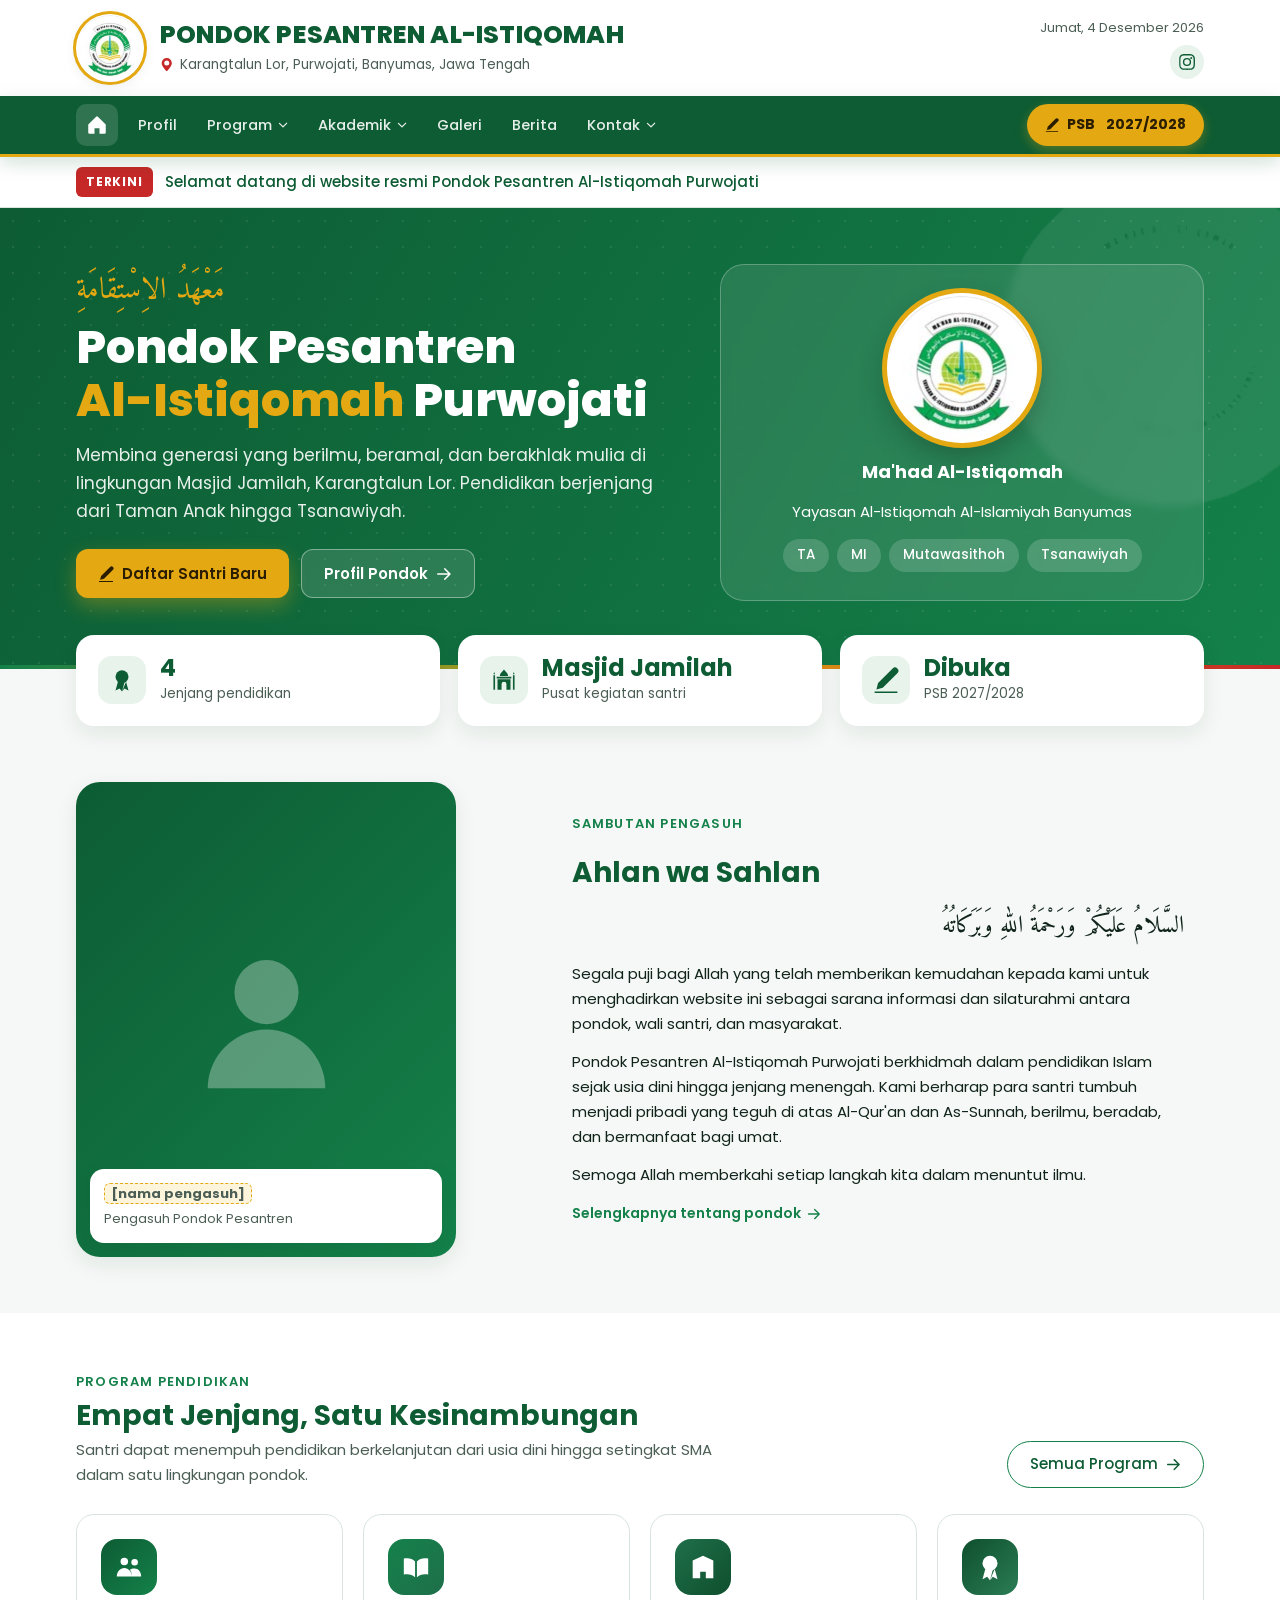
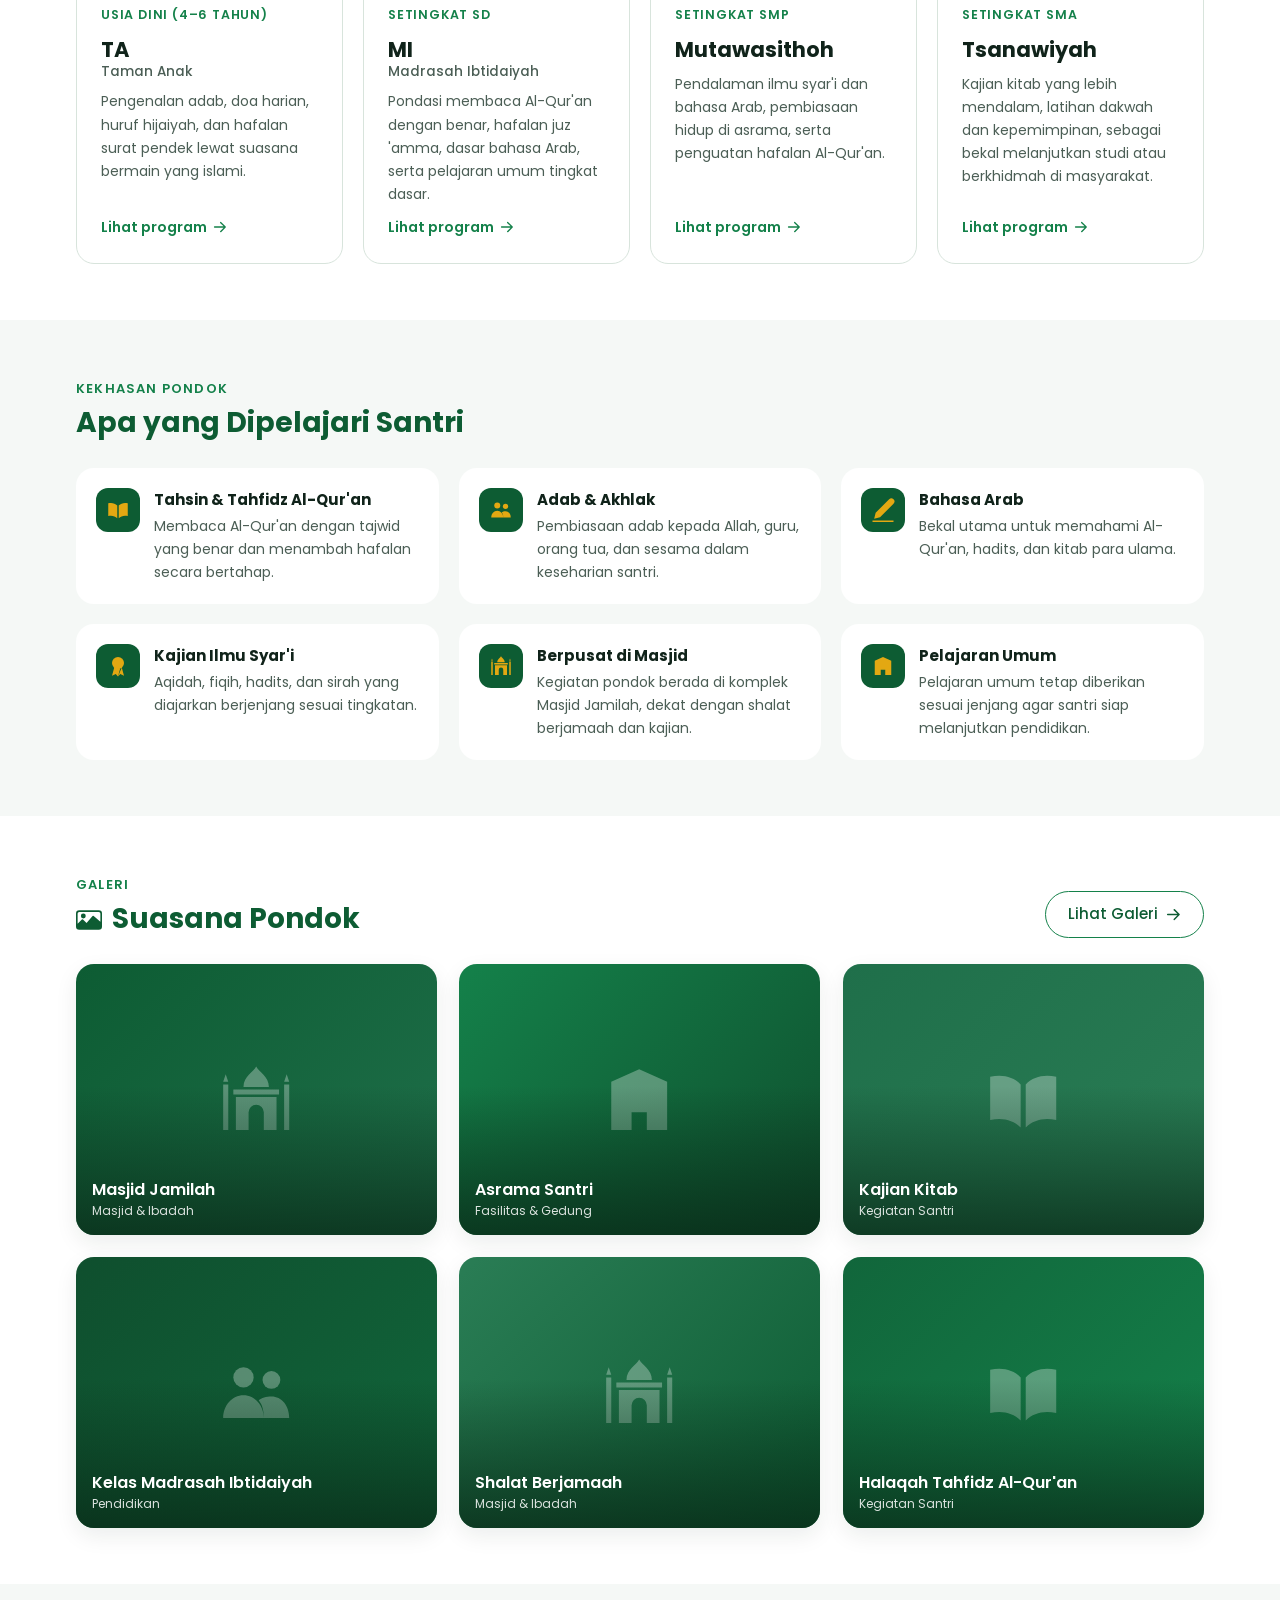
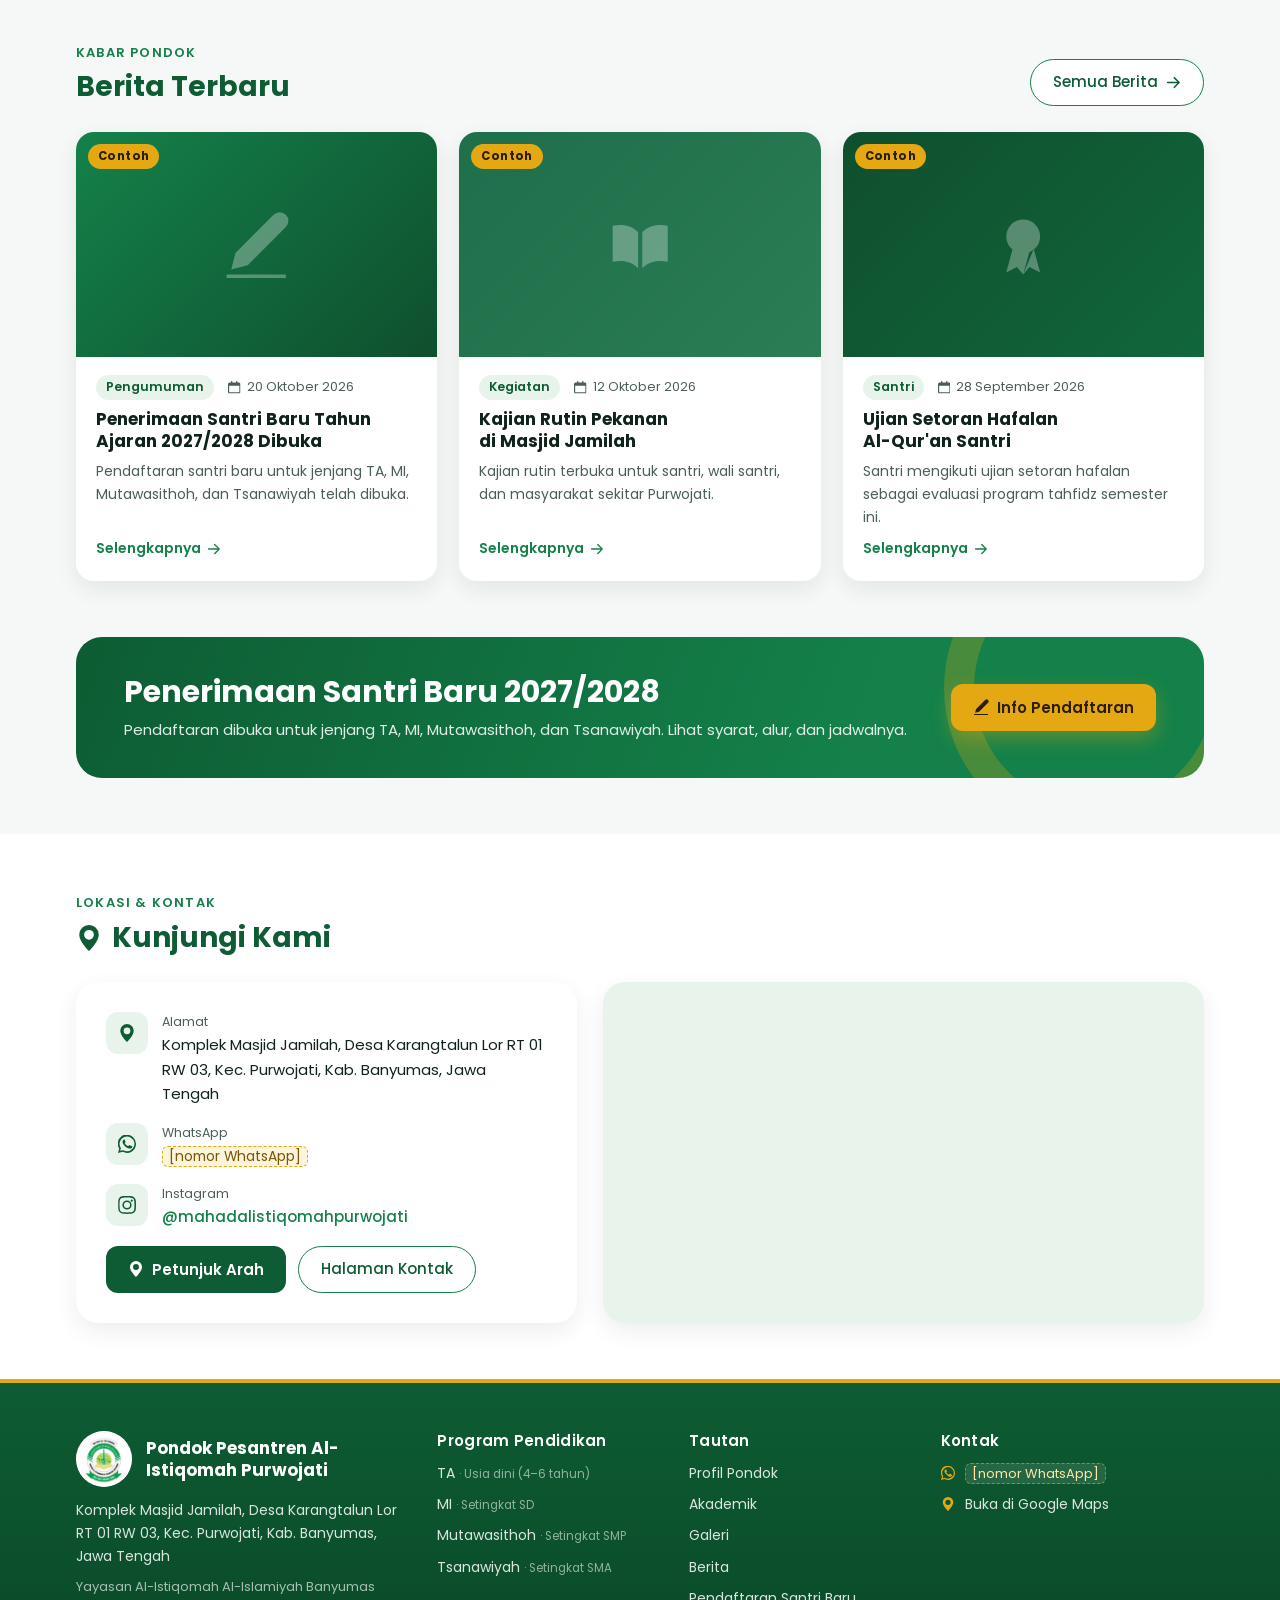
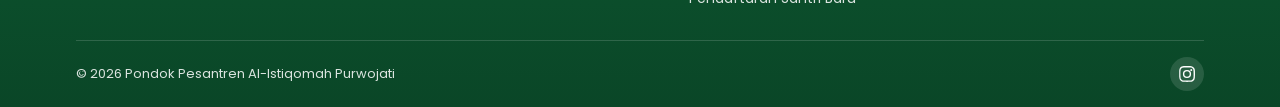
<file: index.html>
<!doctype html>
<html lang="id">
<head>
<meta charset="utf-8">
<meta name="viewport" content="width=device-width, initial-scale=1, viewport-fit=cover">
<title>Pondok Pesantren Al-Istiqomah Purwojati</title>
<meta name="description" content="Website resmi Pondok Pesantren Al-Istiqomah Purwojati, Banyumas — pendidikan Islam berjenjang TA, MI, Mutawasithoh, dan Tsanawiyah.">
<meta property="og:title" content="Pondok Pesantren Al-Istiqomah Purwojati">
<meta property="og:description" content="Website resmi Pondok Pesantren Al-Istiqomah Purwojati, Banyumas — pendidikan Islam berjenjang TA, MI, Mutawasithoh, dan Tsanawiyah.">
<meta property="og:image" content="img/logo.png">
<meta name="theme-color" content="#0d5c33">
<link rel="icon" href="img/logo.png">
<link rel="preconnect" href="https://fonts.googleapis.com">
<link rel="preconnect" href="https://fonts.gstatic.com" crossorigin>
<link rel="stylesheet" href="https://fonts.googleapis.com/css2?family=Amiri:wght@400;700&family=Poppins:wght@400;500;600;700;800&display=swap">
<link rel="stylesheet" href="assets/css/style.css">
</head>
<body data-page="beranda">
<div id="site-header"></div>

<main id="konten">
<!-- ============ HERO ============ -->
<section class="hero home-hero">
  <div class="wrap">
    <div>
      <p class="arab" lang="ar">مَعْهَدُ الاِسْتِقَامَةِ</p>
      <h1>Pondok Pesantren <span>Al-Istiqomah</span> Purwojati</h1>
      <p>Membina generasi yang berilmu, beramal, dan berakhlak mulia di lingkungan Masjid Jamilah, Karangtalun Lor. Pendidikan berjenjang dari Taman Anak hingga Tsanawiyah.</p>
      <div class="cta-row">
        <a href="psb.html" class="btn btn-gold"><svg class="ico"><use href="#i-pen"/></svg>Daftar Santri Baru</a>
        <a href="profil.html" class="btn btn-ghost">Profil Pondok<svg class="ico"><use href="#i-arrow"/></svg></a>
      </div>
    </div>
    <div class="hero-card">
      <img src="img/logo.png" alt="Logo Ma'had Al-Istiqomah" width="150" height="150">
      <b>Ma'had Al-Istiqomah</b>
      <span data-site="yayasan"></span>
      <div class="jenjang">
        <a href="program.html#ta">TA</a><a href="program.html#mi">MI</a><a href="program.html#mutawasithoh">Mutawasithoh</a><a href="program.html#tsanawiyah">Tsanawiyah</a>
      </div>
    </div>
  </div>
</section>
<div class="rainbow"></div>

<div class="wrap"><div class="stats" id="stats"></div></div>

<!-- ============ SAMBUTAN ============ -->
<section class="block">
  <div class="wrap split">
    <figure class="portrait" style="margin:0">
      <div class="ph" style="background:linear-gradient(135deg,#0d5c33,#14814a)"><svg viewBox="0 0 64 64"><use href="#i-user"/></svg></div>
      <figcaption><b data-site="pengasuh"></b><span>Pengasuh Pondok Pesantren</span></figcaption>
    </figure>
    <div class="prose">
      <span class="eyebrow">Sambutan Pengasuh</span>
      <h2 class="sec-title">Ahlan wa Sahlan</h2>
      <p class="quote" lang="ar">السَّلَامُ عَلَيْكُمْ وَرَحْمَةُ اللهِ وَبَرَكَاتُهُ</p>
      <p>Segala puji bagi Allah yang telah memberikan kemudahan kepada kami untuk menghadirkan website ini sebagai sarana informasi dan silaturahmi antara pondok, wali santri, dan masyarakat.</p>
      <p>Pondok Pesantren Al-Istiqomah Purwojati berkhidmah dalam pendidikan Islam sejak usia dini hingga jenjang menengah. Kami berharap para santri tumbuh menjadi pribadi yang teguh di atas Al-Qur'an dan As-Sunnah, berilmu, beradab, dan bermanfaat bagi umat.</p>
      <p>Semoga Allah memberkahi setiap langkah kita dalam menuntut ilmu.</p>
      <a href="profil.html" class="more-link">Selengkapnya tentang pondok <svg class="ico"><use href="#i-arrow"/></svg></a>
    </div>
  </div>
</section>

<!-- ============ PROGRAM ============ -->
<section class="block alt">
  <div class="wrap">
    <div class="sec-head">
      <div>
        <span class="eyebrow">Program Pendidikan</span>
        <h2 class="sec-title">Empat Jenjang, Satu Kesinambungan</h2>
        <p class="sec-sub">Santri dapat menempuh pendidikan berkelanjutan dari usia dini hingga setingkat SMA dalam satu lingkungan pondok.</p>
      </div>
      <a class="btn-outline" href="program.html">Semua Program <svg class="ico"><use href="#i-arrow"/></svg></a>
    </div>
    <div class="pgrid" id="pgrid"></div>
  </div>
</section>

<!-- ============ KEUNGGULAN ============ -->
<section class="block">
  <div class="wrap">
    <div class="sec-head">
      <div>
        <span class="eyebrow">Kekhasan Pondok</span>
        <h2 class="sec-title">Apa yang Dipelajari Santri</h2>
      </div>
    </div>
    <div class="fgrid3">
      <div class="feat"><span class="ficon"><svg viewBox="0 0 64 64"><use href="#i-book"/></svg></span><div><b>Tahsin & Tahfidz Al-Qur'an</b><p>Membaca Al-Qur'an dengan tajwid yang benar dan menambah hafalan secara bertahap.</p></div></div>
      <div class="feat"><span class="ficon"><svg viewBox="0 0 64 64"><use href="#i-people"/></svg></span><div><b>Adab & Akhlak</b><p>Pembiasaan adab kepada Allah, guru, orang tua, dan sesama dalam keseharian santri.</p></div></div>
      <div class="feat"><span class="ficon"><svg viewBox="0 0 64 64"><use href="#i-pen"/></svg></span><div><b>Bahasa Arab</b><p>Bekal utama untuk memahami Al-Qur'an, hadits, dan kitab para ulama.</p></div></div>
      <div class="feat"><span class="ficon"><svg viewBox="0 0 64 64"><use href="#i-award"/></svg></span><div><b>Kajian Ilmu Syar'i</b><p>Aqidah, fiqih, hadits, dan sirah yang diajarkan berjenjang sesuai tingkatan.</p></div></div>
      <div class="feat"><span class="ficon"><svg viewBox="0 0 64 64"><use href="#i-mosque"/></svg></span><div><b>Berpusat di Masjid</b><p>Kegiatan pondok berada di komplek Masjid Jamilah, dekat dengan shalat berjamaah dan kajian.</p></div></div>
      <div class="feat"><span class="ficon"><svg viewBox="0 0 64 64"><use href="#i-building"/></svg></span><div><b>Pelajaran Umum</b><p>Pelajaran umum tetap diberikan sesuai jenjang agar santri siap melanjutkan pendidikan.</p></div></div>
    </div>
  </div>
</section>

<!-- ============ GALERI ============ -->
<section class="block alt">
  <div class="wrap">
    <div class="sec-head">
      <div>
        <span class="eyebrow">Galeri</span>
        <h2 class="sec-title"><svg class="ico"><use href="#i-images"/></svg>Suasana Pondok</h2>
      </div>
      <a class="btn-outline" href="galeri.html">Lihat Galeri <svg class="ico"><use href="#i-arrow"/></svg></a>
    </div>
    <div class="grid" id="grid"></div>
  </div>
</section>

<!-- ============ BERITA ============ -->
<section class="block">
  <div class="wrap">
    <div class="sec-head">
      <div>
        <span class="eyebrow">Kabar Pondok</span>
        <h2 class="sec-title">Berita Terbaru</h2>
      </div>
      <a class="btn-outline" href="berita.html">Semua Berita <svg class="ico"><use href="#i-arrow"/></svg></a>
    </div>
    <div class="ngrid" id="ngrid"></div>
  </div>
</section>

<!-- ============ PSB ============ -->
<section class="block" style="padding-top:0">
  <div class="wrap">
    <div class="psb-band">
      <div>
        <h2>Penerimaan Santri Baru <span data-site="tahun"></span></h2>
        <p>Pendaftaran dibuka untuk jenjang TA, MI, Mutawasithoh, dan Tsanawiyah. Lihat syarat, alur, dan jadwalnya.</p>
      </div>
      <div class="cta-row">
        <a href="psb.html" class="btn btn-gold"><svg class="ico"><use href="#i-pen"/></svg>Info Pendaftaran</a>
        <a data-href="waPSB" target="_blank" rel="noopener" class="btn btn-ghost"><svg class="ico"><use href="#i-wa"/></svg>Tanya Panitia</a>
      </div>
    </div>
  </div>
</section>

<!-- ============ LOKASI ============ -->
<section class="block alt">
  <div class="wrap">
    <div class="sec-head">
      <div>
        <span class="eyebrow">Lokasi & Kontak</span>
        <h2 class="sec-title"><svg class="ico"><use href="#i-pin"/></svg>Kunjungi Kami</h2>
      </div>
    </div>
    <div class="cgrid">
      <div class="cbox">
        <div class="citem"><span class="cicon"><svg class="ico"><use href="#i-pin"/></svg></span><div><small>Alamat</small><span data-site="alamat"></span></div></div>
        <div class="citem"><span class="cicon"><svg class="ico"><use href="#i-wa"/></svg></span><div><small>WhatsApp</small><span data-site="wa"></span></div></div>
        <div class="citem"><span class="cicon"><svg class="ico"><use href="#i-ig"/></svg></span><div><small>Instagram</small><span data-site="ig"></span></div></div>
        <div class="cta-row">
          <a data-href="maps" target="_blank" rel="noopener" class="btn btn-primary"><svg class="ico"><use href="#i-pin"/></svg>Petunjuk Arah</a>
          <a href="kontak.html" class="btn-outline">Halaman Kontak</a>
        </div>
      </div>
      <iframe class="map" data-map title="Peta lokasi pondok" loading="lazy" referrerpolicy="no-referrer-when-downgrade"></iframe>
    </div>
  </div>
</section>
</main>

<div id="site-footer"></div>

<script src="assets/js/config.js"></script>
<script src="assets/js/data.js"></script>
<script src="assets/js/main.js"></script>
<script>
const { $, esc, renderPrograms, renderGallery, renderNews } = APP;
const st = SITE.statistik || {};
const tiles = [
  { icon: "i-award", val: "4", label: "Jenjang pendidikan" },
  st.santri   && { icon: "i-people",   val: st.santri,   label: "Santri" },
  st.pengajar && { icon: "i-user",     val: st.pengajar, label: "Asatidzah" },
  st.alumni   && { icon: "i-book",     val: st.alumni,   label: "Alumni" },
  { icon: "i-mosque", val: "Masjid Jamilah", label: "Pusat kegiatan santri" },
  SITE.tahunBerdiri && { icon: "i-building", val: SITE.tahunBerdiri, label: "Tahun berdiri" },
  { icon: "i-pen", val: SITE.psb && SITE.psb.dibuka ? "Dibuka" : "Ditutup", label: "PSB " + (SITE.psb ? SITE.psb.tahunAjaran : "") }
].filter(Boolean).slice(0, 4);
$("#stats").innerHTML = tiles.map(t => `<div class="stat"><span class="sicon"><svg viewBox="0 0 64 64"><use href="#${t.icon}"/></svg></span><div><b>${esc(t.val)}</b><span>${esc(t.label)}</span></div></div>`).join("");
renderPrograms("#pgrid");
renderGallery({ grid: "#grid", limit: 6 });
renderNews("#ngrid", 3);
</script>
</body>
</html>
</file>
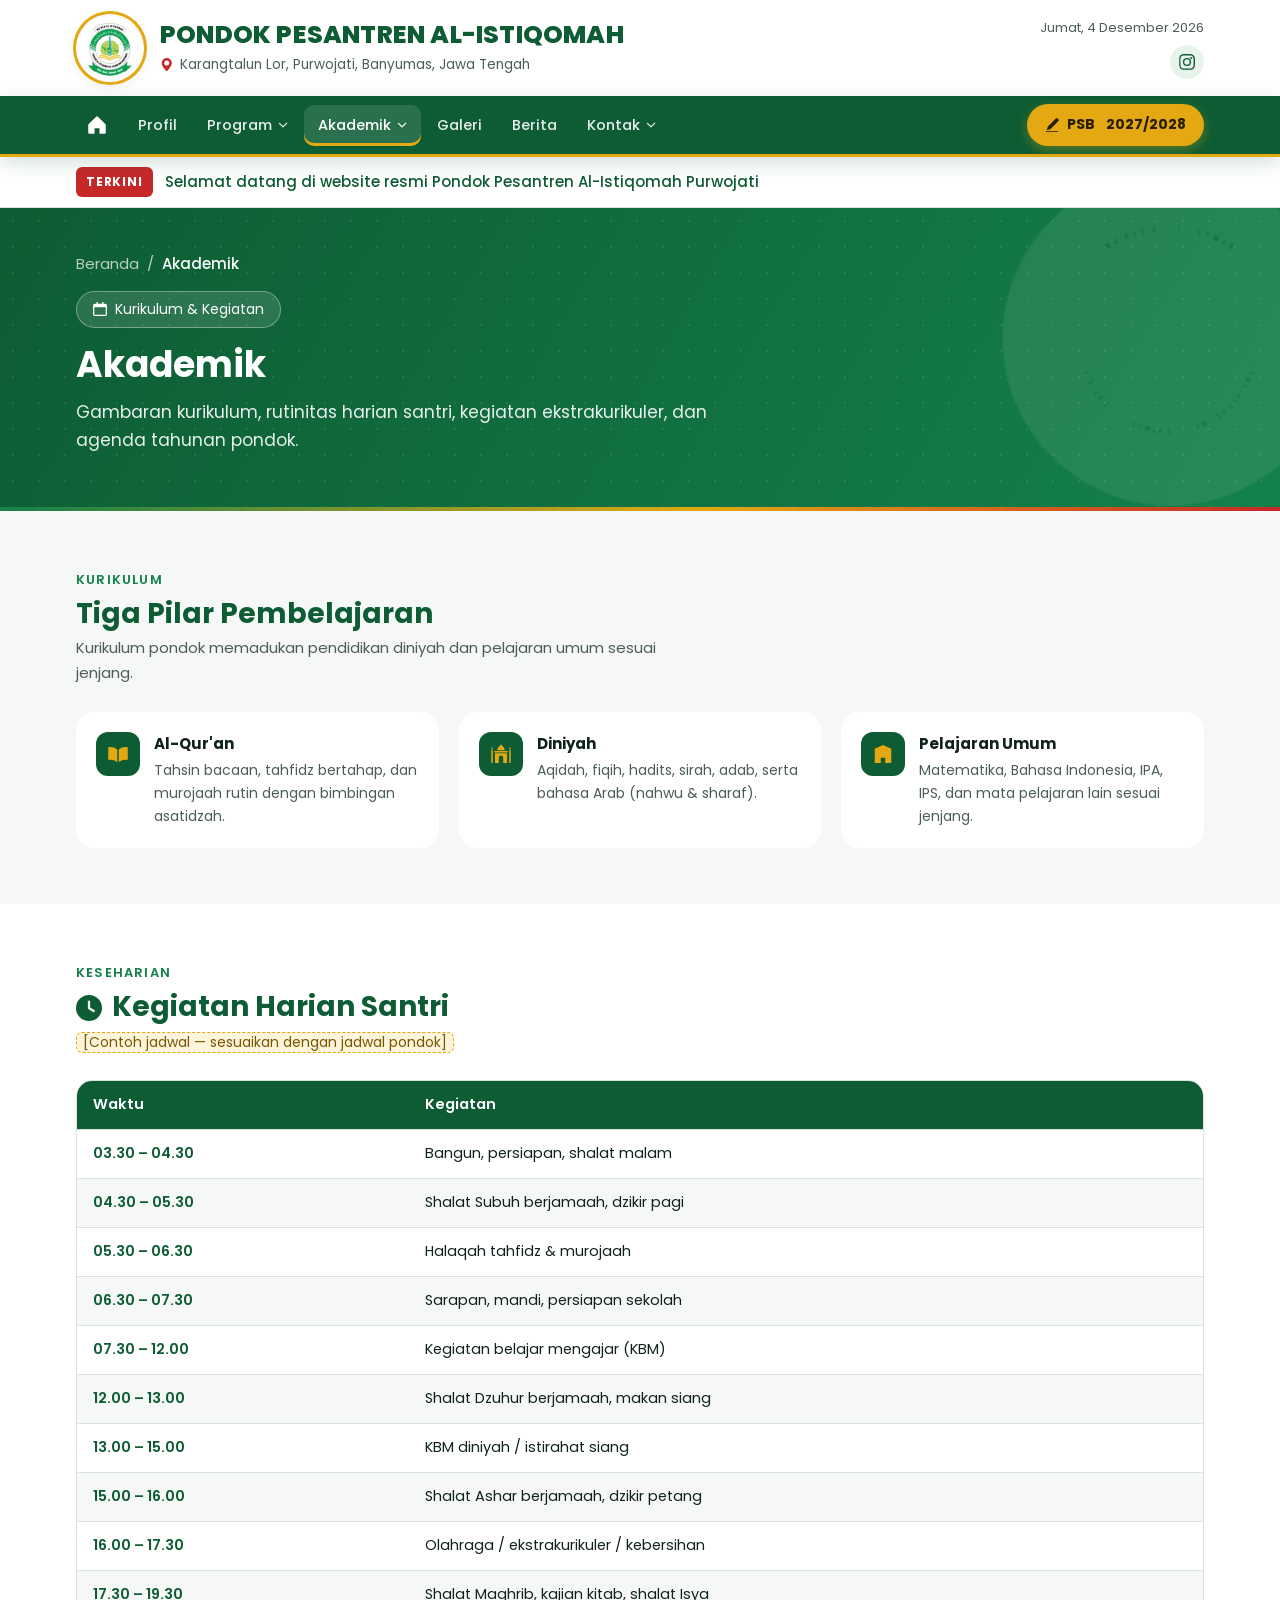
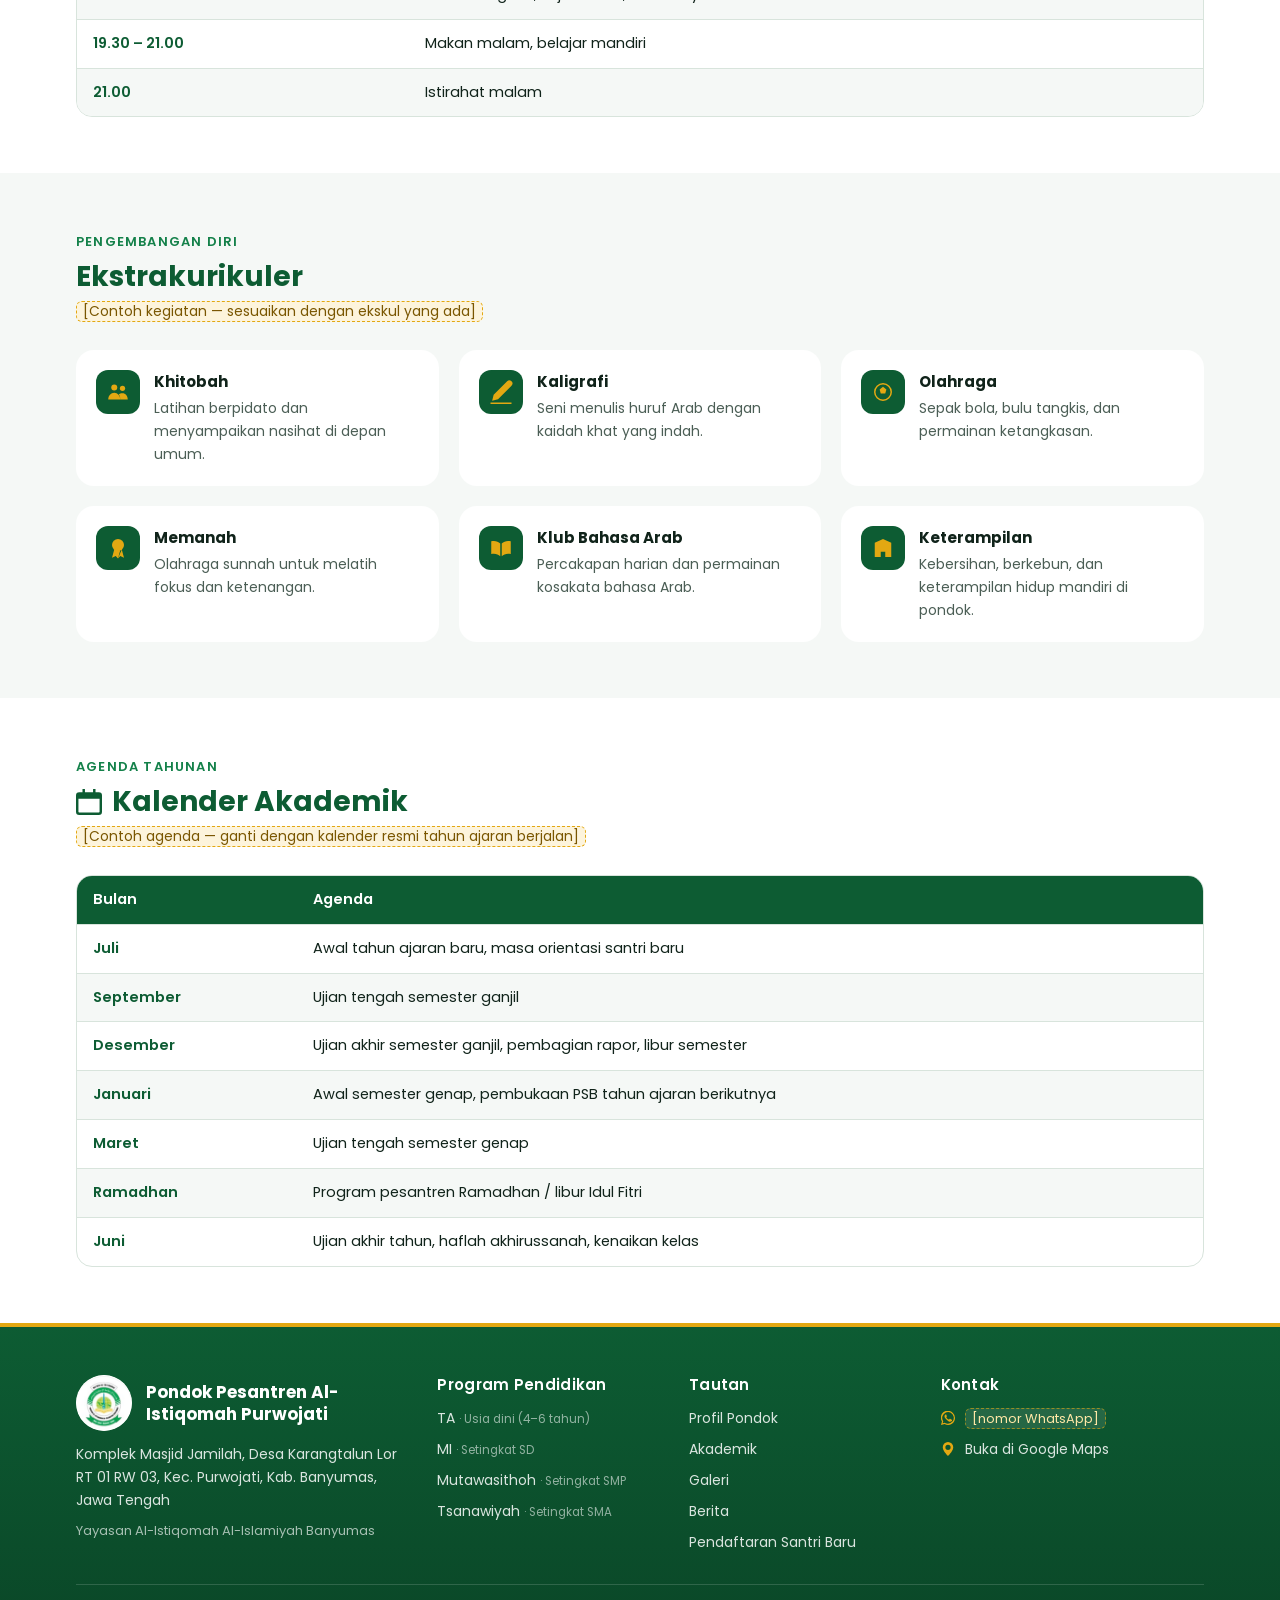
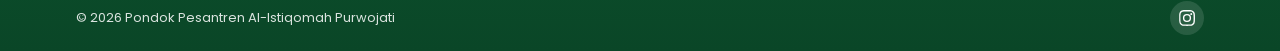
<file: akademik.html>
<!doctype html>
<html lang="id">
<head>
<meta charset="utf-8">
<meta name="viewport" content="width=device-width, initial-scale=1, viewport-fit=cover">
<title>Akademik | Pondok Pesantren Al-Istiqomah Purwojati</title>
<meta name="description" content="Kurikulum, kegiatan harian santri, ekstrakurikuler, dan kalender akademik Pondok Pesantren Al-Istiqomah Purwojati.">
<meta property="og:title" content="Akademik | Pondok Pesantren Al-Istiqomah Purwojati">
<meta property="og:description" content="Kurikulum, kegiatan harian santri, ekstrakurikuler, dan kalender akademik Pondok Pesantren Al-Istiqomah Purwojati.">
<meta property="og:image" content="img/logo.png">
<meta name="theme-color" content="#0d5c33">
<link rel="icon" href="img/logo.png">
<link rel="preconnect" href="https://fonts.googleapis.com">
<link rel="preconnect" href="https://fonts.gstatic.com" crossorigin>
<link rel="stylesheet" href="https://fonts.googleapis.com/css2?family=Amiri:wght@400;700&family=Poppins:wght@400;500;600;700;800&display=swap">
<link rel="stylesheet" href="assets/css/style.css">
</head>
<body data-page="akademik">
<div id="site-header"></div>

<main id="konten">
<section class="hero">
  <div class="wrap">
    <div class="crumb"><a href="index.html">Beranda</a><span>/</span><b>Akademik</b></div>
    <span class="pill"><svg class="ico"><use href="#i-cal"/></svg>Kurikulum & Kegiatan</span>
    <h1>Akademik</h1>
    <p>Gambaran kurikulum, rutinitas harian santri, kegiatan ekstrakurikuler, dan agenda tahunan pondok.</p>
  </div>
</section>
<div class="rainbow"></div>

<!-- ============ KURIKULUM ============ -->
<section class="block" id="kurikulum">
  <div class="wrap">
    <div class="sec-head">
      <div>
        <span class="eyebrow">Kurikulum</span>
        <h2 class="sec-title">Tiga Pilar Pembelajaran</h2>
        <p class="sec-sub">Kurikulum pondok memadukan pendidikan diniyah dan pelajaran umum sesuai jenjang.</p>
      </div>
    </div>
    <div class="fgrid3">
      <div class="feat"><span class="ficon"><svg viewBox="0 0 64 64"><use href="#i-book"/></svg></span><div><b>Al-Qur'an</b><p>Tahsin bacaan, tahfidz bertahap, dan murojaah rutin dengan bimbingan asatidzah.</p></div></div>
      <div class="feat"><span class="ficon"><svg viewBox="0 0 64 64"><use href="#i-mosque"/></svg></span><div><b>Diniyah</b><p>Aqidah, fiqih, hadits, sirah, adab, serta bahasa Arab (nahwu & sharaf).</p></div></div>
      <div class="feat"><span class="ficon"><svg viewBox="0 0 64 64"><use href="#i-building"/></svg></span><div><b>Pelajaran Umum</b><p>Matematika, Bahasa Indonesia, IPA, IPS, dan mata pelajaran lain sesuai jenjang.</p></div></div>
    </div>
  </div>
</section>

<!-- ============ JADWAL ============ -->
<section class="block alt" id="jadwal">
  <div class="wrap">
    <div class="sec-head">
      <div>
        <span class="eyebrow">Keseharian</span>
        <h2 class="sec-title"><svg class="ico"><use href="#i-clock"/></svg>Kegiatan Harian Santri</h2>
        <p class="sec-sub"><span class="todo">[Contoh jadwal — sesuaikan dengan jadwal pondok]</span></p>
      </div>
    </div>
    <div class="table-wrap">
      <table>
        <thead><tr><th>Waktu</th><th>Kegiatan</th></tr></thead>
        <tbody>
          <tr><td>03.30 – 04.30</td><td>Bangun, persiapan, shalat malam</td></tr>
          <tr><td>04.30 – 05.30</td><td>Shalat Subuh berjamaah, dzikir pagi</td></tr>
          <tr><td>05.30 – 06.30</td><td>Halaqah tahfidz & murojaah</td></tr>
          <tr><td>06.30 – 07.30</td><td>Sarapan, mandi, persiapan sekolah</td></tr>
          <tr><td>07.30 – 12.00</td><td>Kegiatan belajar mengajar (KBM)</td></tr>
          <tr><td>12.00 – 13.00</td><td>Shalat Dzuhur berjamaah, makan siang</td></tr>
          <tr><td>13.00 – 15.00</td><td>KBM diniyah / istirahat siang</td></tr>
          <tr><td>15.00 – 16.00</td><td>Shalat Ashar berjamaah, dzikir petang</td></tr>
          <tr><td>16.00 – 17.30</td><td>Olahraga / ekstrakurikuler / kebersihan</td></tr>
          <tr><td>17.30 – 19.30</td><td>Shalat Maghrib, kajian kitab, shalat Isya</td></tr>
          <tr><td>19.30 – 21.00</td><td>Makan malam, belajar mandiri</td></tr>
          <tr><td>21.00</td><td>Istirahat malam</td></tr>
        </tbody>
      </table>
    </div>
  </div>
</section>

<!-- ============ EKSKUL ============ -->
<section class="block" id="ekskul">
  <div class="wrap">
    <div class="sec-head">
      <div>
        <span class="eyebrow">Pengembangan Diri</span>
        <h2 class="sec-title">Ekstrakurikuler</h2>
        <p class="sec-sub"><span class="todo">[Contoh kegiatan — sesuaikan dengan ekskul yang ada]</span></p>
      </div>
    </div>
    <div class="fgrid3">
      <div class="feat"><span class="ficon"><svg viewBox="0 0 64 64"><use href="#i-people"/></svg></span><div><b>Khitobah</b><p>Latihan berpidato dan menyampaikan nasihat di depan umum.</p></div></div>
      <div class="feat"><span class="ficon"><svg viewBox="0 0 64 64"><use href="#i-pen"/></svg></span><div><b>Kaligrafi</b><p>Seni menulis huruf Arab dengan kaidah khat yang indah.</p></div></div>
      <div class="feat"><span class="ficon"><svg viewBox="0 0 64 64"><use href="#i-ball"/></svg></span><div><b>Olahraga</b><p>Sepak bola, bulu tangkis, dan permainan ketangkasan.</p></div></div>
      <div class="feat"><span class="ficon"><svg viewBox="0 0 64 64"><use href="#i-award"/></svg></span><div><b>Memanah</b><p>Olahraga sunnah untuk melatih fokus dan ketenangan.</p></div></div>
      <div class="feat"><span class="ficon"><svg viewBox="0 0 64 64"><use href="#i-book"/></svg></span><div><b>Klub Bahasa Arab</b><p>Percakapan harian dan permainan kosakata bahasa Arab.</p></div></div>
      <div class="feat"><span class="ficon"><svg viewBox="0 0 64 64"><use href="#i-building"/></svg></span><div><b>Keterampilan</b><p>Kebersihan, berkebun, dan keterampilan hidup mandiri di pondok.</p></div></div>
    </div>
  </div>
</section>

<!-- ============ KALENDER ============ -->
<section class="block alt" id="kalender">
  <div class="wrap">
    <div class="sec-head">
      <div>
        <span class="eyebrow">Agenda Tahunan</span>
        <h2 class="sec-title"><svg class="ico"><use href="#i-cal"/></svg>Kalender Akademik</h2>
        <p class="sec-sub"><span class="todo">[Contoh agenda — ganti dengan kalender resmi tahun ajaran berjalan]</span></p>
      </div>
    </div>
    <div class="table-wrap">
      <table>
        <thead><tr><th>Bulan</th><th>Agenda</th></tr></thead>
        <tbody>
          <tr><td>Juli</td><td>Awal tahun ajaran baru, masa orientasi santri baru</td></tr>
          <tr><td>September</td><td>Ujian tengah semester ganjil</td></tr>
          <tr><td>Desember</td><td>Ujian akhir semester ganjil, pembagian rapor, libur semester</td></tr>
          <tr><td>Januari</td><td>Awal semester genap, pembukaan PSB tahun ajaran berikutnya</td></tr>
          <tr><td>Maret</td><td>Ujian tengah semester genap</td></tr>
          <tr><td>Ramadhan</td><td>Program pesantren Ramadhan / libur Idul Fitri</td></tr>
          <tr><td>Juni</td><td>Ujian akhir tahun, haflah akhirussanah, kenaikan kelas</td></tr>
        </tbody>
      </table>
    </div>
  </div>
</section>
</main>

<div id="site-footer"></div>

<script src="assets/js/config.js"></script>
<script src="assets/js/data.js"></script>
<script src="assets/js/main.js"></script>

</body>
</html>
</file>
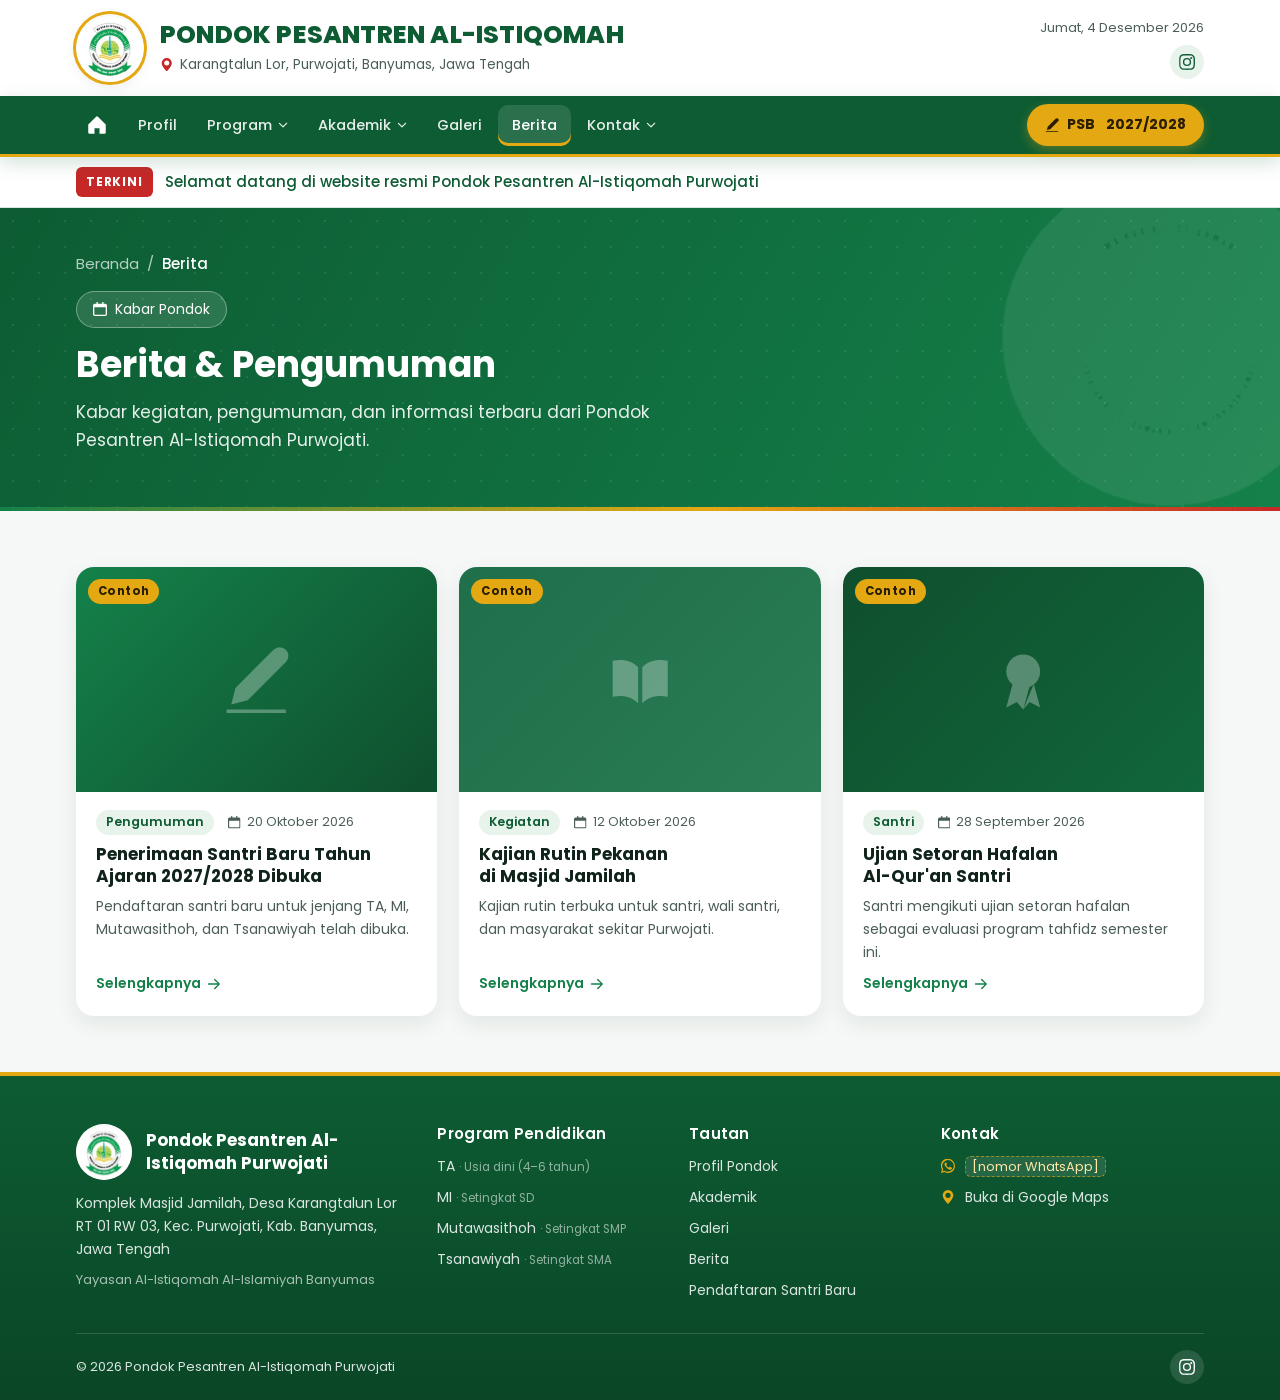
<file: berita.html>
<!doctype html>
<html lang="id">
<head>
<meta charset="utf-8">
<meta name="viewport" content="width=device-width, initial-scale=1, viewport-fit=cover">
<title>Berita | Pondok Pesantren Al-Istiqomah Purwojati</title>
<meta name="description" content="Berita, pengumuman, dan kabar kegiatan terbaru Pondok Pesantren Al-Istiqomah Purwojati.">
<meta property="og:title" content="Berita | Pondok Pesantren Al-Istiqomah Purwojati">
<meta property="og:description" content="Berita, pengumuman, dan kabar kegiatan terbaru Pondok Pesantren Al-Istiqomah Purwojati.">
<meta property="og:image" content="img/logo.png">
<meta name="theme-color" content="#0d5c33">
<link rel="icon" href="img/logo.png">
<link rel="preconnect" href="https://fonts.googleapis.com">
<link rel="preconnect" href="https://fonts.gstatic.com" crossorigin>
<link rel="stylesheet" href="https://fonts.googleapis.com/css2?family=Amiri:wght@400;700&family=Poppins:wght@400;500;600;700;800&display=swap">
<link rel="stylesheet" href="assets/css/style.css">
</head>
<body data-page="berita">
<div id="site-header"></div>

<main id="konten">
<section class="hero">
  <div class="wrap">
    <div class="crumb" id="crumb"><a href="index.html">Beranda</a><span>/</span><b>Berita</b></div>
    <span class="pill"><svg class="ico"><use href="#i-cal"/></svg>Kabar Pondok</span>
    <h1 id="htitle">Berita & Pengumuman</h1>
    <p id="hsub">Kabar kegiatan, pengumuman, dan informasi terbaru dari Pondok Pesantren Al-Istiqomah Purwojati.</p>
  </div>
</section>
<div class="rainbow"></div>

<section class="block">
  <div class="wrap" id="berita"></div>
</section>
</main>

<div id="site-footer"></div>

<script src="assets/js/config.js"></script>
<script src="assets/js/data.js"></script>
<script src="assets/js/main.js"></script>
<script>
const { $, esc, ic, ph, fmtTgl, sortedNews, newsCard } = APP;
const id = new URLSearchParams(location.search).get("id");
const list = sortedNews();
const b = id && list.find(x => x.id === id);
if (b) {
  document.title = `${b.judul} | ${SITE.namaLengkap}`;
  $("#crumb").innerHTML = `<a href="index.html">Beranda</a><span>/</span><a href="berita.html">Berita</a><span>/</span><b>${esc(b.kategori)}</b>`;
  $("#htitle").textContent = b.judul;
  $("#hsub").textContent = fmtTgl(b.tanggal);
  const others = list.filter(x => x.id !== b.id).slice(0, 3);
  $("#berita").innerHTML = `
    <article class="article">
      <div class="acover">${b.gambar ? `<img src="${esc(b.gambar)}" alt="" style="width:100%;height:100%;object-fit:cover">` : ph(1, b.icon)}</div>
      <div class="abody">
        <div class="nmeta"><span class="nkat">${esc(b.kategori)}</span><span>${ic("i-cal")}${fmtTgl(b.tanggal)}</span>${b.contoh ? `<span class="todo">Berita contoh</span>` : ""}</div>
        <h2>${esc(b.judul)}</h2>
        <div class="prose">${b.isi.map(p => `<p>${esc(p)}</p>`).join("")}</div>
        <a class="more-link" href="berita.html">${ic("i-left")} Kembali ke daftar berita</a>
      </div>
    </article>
    ${others.length ? `<div class="sec-head" style="margin-top:48px"><h2 class="sec-title">Berita Lainnya</h2></div><div class="ngrid">${others.map(newsCard).join("")}</div>` : ""}`;
} else {
  $("#berita").innerHTML = id
    ? `<p class="empty">Berita tidak ditemukan. <a class="more-link" href="berita.html">Lihat semua berita</a></p>`
    : `<div class="ngrid">${list.map(newsCard).join("") || `<p class="empty">Belum ada berita.</p>`}</div>`;
}
</script>
</body>
</html>
</file>
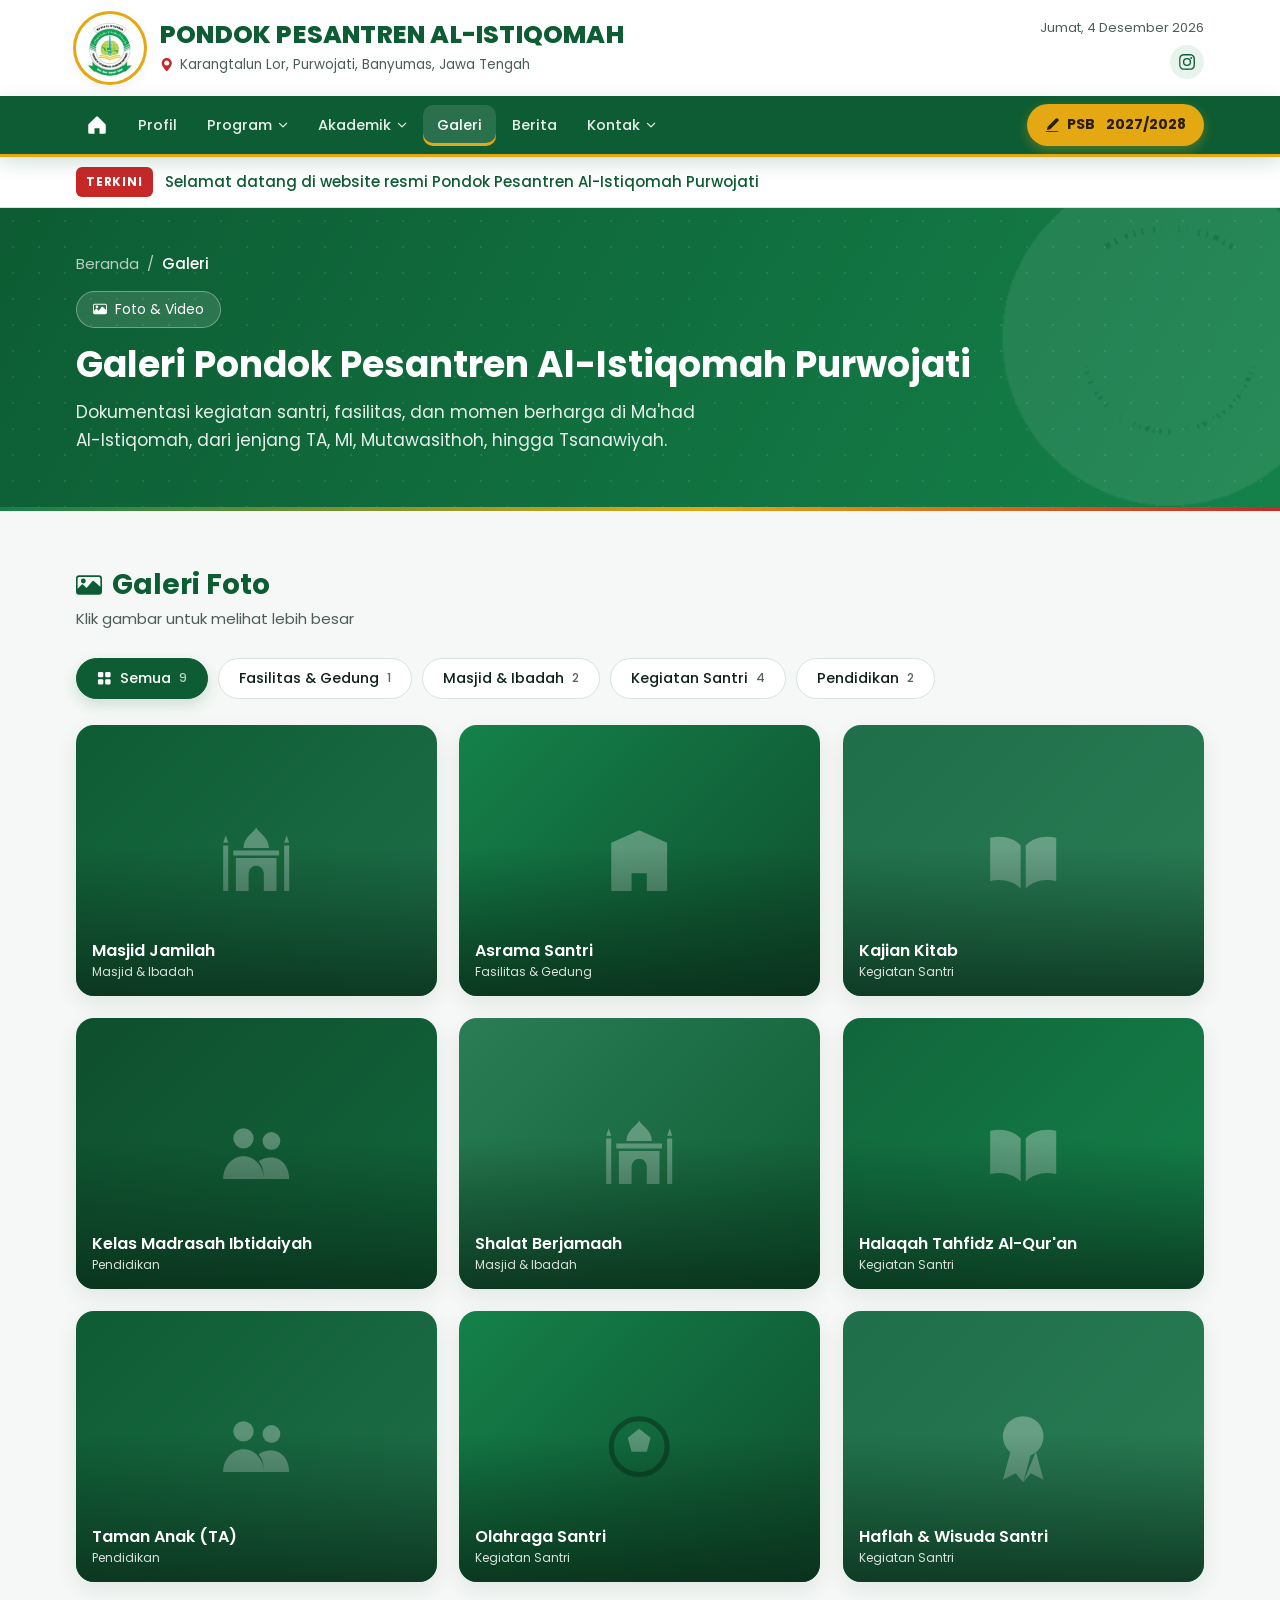
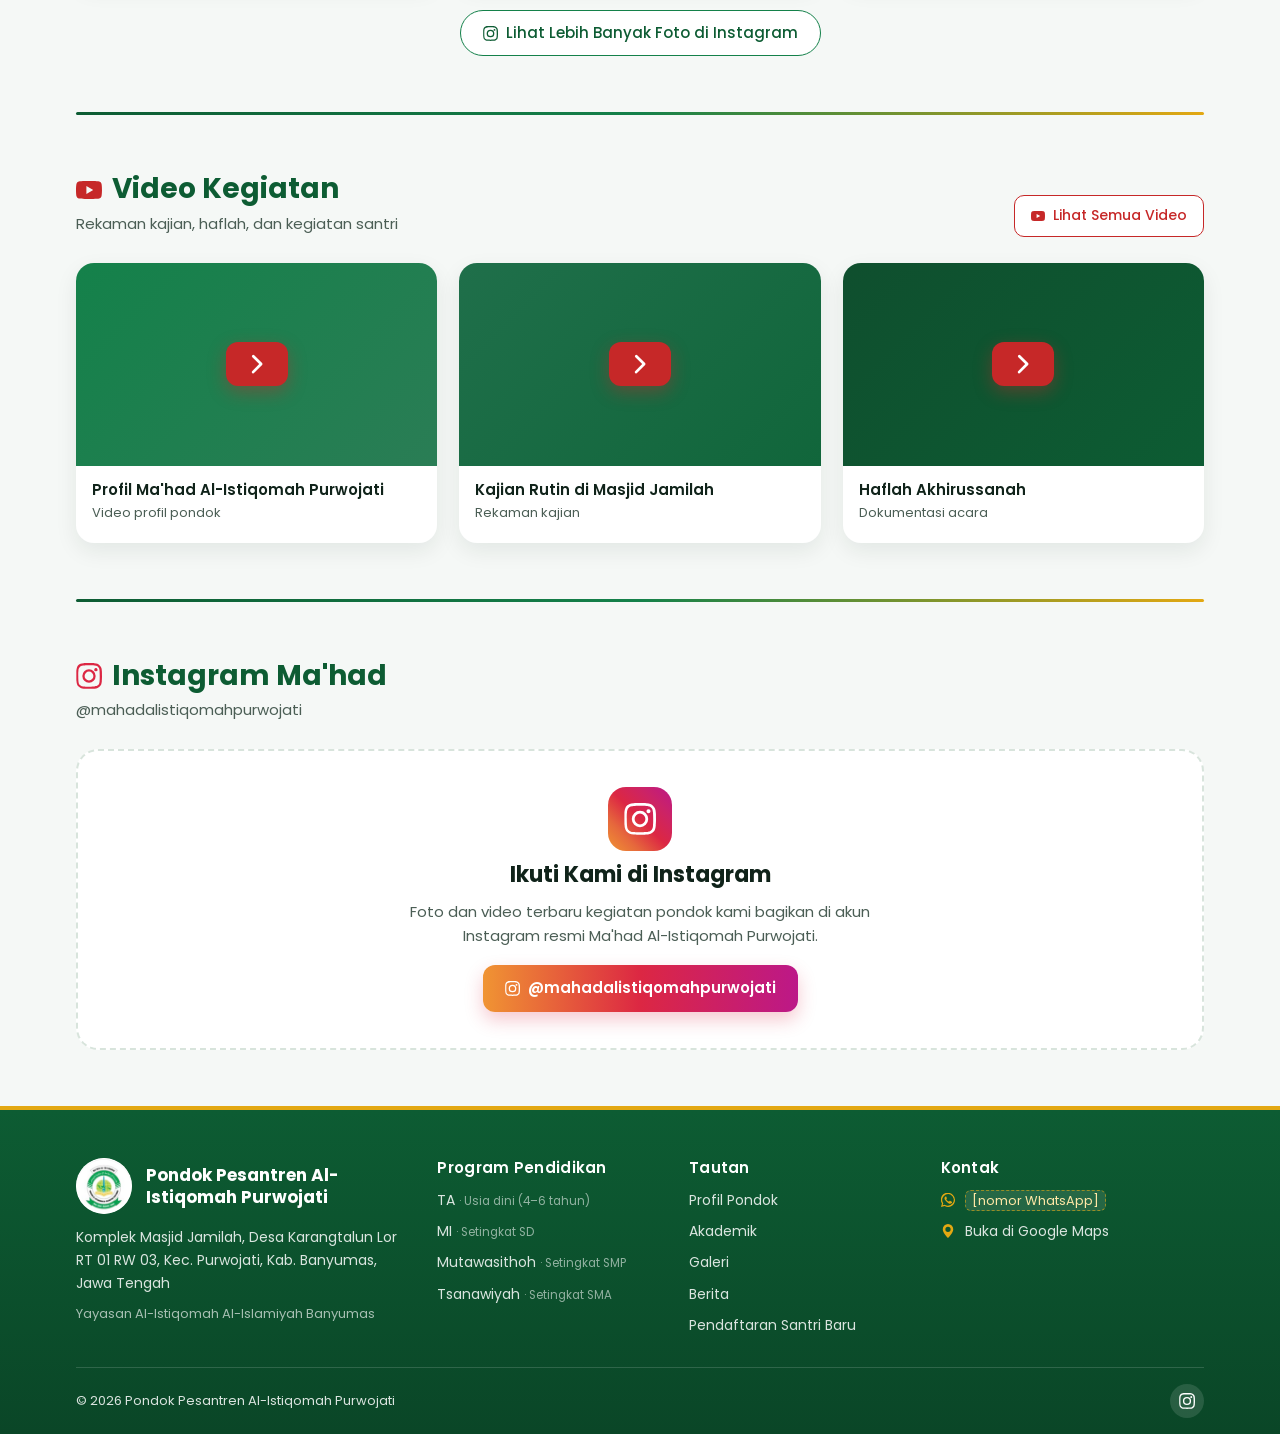
<file: galeri.html>
<!doctype html>
<html lang="id">
<head>
<meta charset="utf-8">
<meta name="viewport" content="width=device-width, initial-scale=1, viewport-fit=cover">
<title>Galeri | Pondok Pesantren Al-Istiqomah Purwojati</title>
<meta name="description" content="Galeri foto dan video kegiatan Pondok Pesantren Al-Istiqomah Purwojati, Banyumas.">
<meta property="og:title" content="Galeri | Pondok Pesantren Al-Istiqomah Purwojati">
<meta property="og:description" content="Galeri foto dan video kegiatan Pondok Pesantren Al-Istiqomah Purwojati, Banyumas.">
<meta property="og:image" content="img/logo.png">
<meta name="theme-color" content="#0d5c33">
<link rel="icon" href="img/logo.png">
<link rel="preconnect" href="https://fonts.googleapis.com">
<link rel="preconnect" href="https://fonts.gstatic.com" crossorigin>
<link rel="stylesheet" href="https://fonts.googleapis.com/css2?family=Amiri:wght@400;700&family=Poppins:wght@400;500;600;700;800&display=swap">
<link rel="stylesheet" href="assets/css/style.css">
</head>
<body data-page="galeri">
<div id="site-header"></div>

<main id="konten">
<section class="hero">
  <div class="wrap">
    <div class="crumb"><a href="index.html">Beranda</a><span>/</span><b>Galeri</b></div>
    <span class="pill"><svg class="ico"><use href="#i-images"/></svg>Foto &amp; Video</span>
    <h1>Galeri Pondok Pesantren Al-Istiqomah Purwojati</h1>
    <p>Dokumentasi kegiatan santri, fasilitas, dan momen berharga di Ma'had Al-Istiqomah, dari jenjang TA, MI, Mutawasithoh, hingga Tsanawiyah.</p>
  </div>
</section>
<div class="rainbow"></div>

<section class="block" id="foto">
  <div class="wrap">
    <div class="sec-head">
      <div>
        <h2 class="sec-title"><svg class="ico"><use href="#i-images"/></svg>Galeri Foto</h2>
        <p class="sec-sub">Klik gambar untuk melihat lebih besar</p>
      </div>
    </div>
    <div class="filters" id="filters" role="toolbar" aria-label="Filter kategori"></div>
    <div class="grid" id="grid"></div>
    <div class="more">
      <a class="btn-outline" data-href="ig" target="_blank" rel="noopener"><svg class="ico"><use href="#i-ig"/></svg>Lihat Lebih Banyak Foto di Instagram</a>
    </div>
  </div>
</section>

<div class="wrap"><div class="divider"></div></div>

<section class="block" id="video">
  <div class="wrap">
    <div class="sec-head">
      <div>
        <h2 class="sec-title"><svg class="ico" style="color:var(--red)"><use href="#i-yt"/></svg>Video Kegiatan</h2>
        <p class="sec-sub">Rekaman kajian, haflah, dan kegiatan santri</p>
      </div>
      <a class="btn-red-o" data-href="yt" target="_blank" rel="noopener"><svg class="ico"><use href="#i-yt"/></svg>Lihat Semua Video</a>
    </div>
    <div class="vgrid" id="vgrid"></div>
  </div>
</section>

<div class="wrap"><div class="divider"></div></div>

<section class="block">
  <div class="wrap">
    <div class="sec-head">
      <div>
        <h2 class="sec-title"><svg class="ico" style="color:#dc2743"><use href="#i-ig"/></svg>Instagram Ma'had</h2>
        <p class="sec-sub" data-site="ig"></p>
      </div>
    </div>
    <div class="ig">
      <div class="glyph"><svg class="ico"><use href="#i-ig"/></svg></div>
      <h3>Ikuti Kami di Instagram</h3>
      <p>Foto dan video terbaru kegiatan pondok kami bagikan di akun Instagram resmi Ma'had Al-Istiqomah Purwojati.</p>
      <a class="btn-ig" data-href="ig" target="_blank" rel="noopener"><svg class="ico"><use href="#i-ig"/></svg>@mahadalistiqomahpurwojati</a>
    </div>
  </div>
</section>
</main>

<div id="site-footer"></div>

<script src="assets/js/config.js"></script>
<script src="assets/js/data.js"></script>
<script src="assets/js/main.js"></script>
<script>
APP.renderGallery();
APP.renderVideos();
</script>
</body>
</html>
</file>
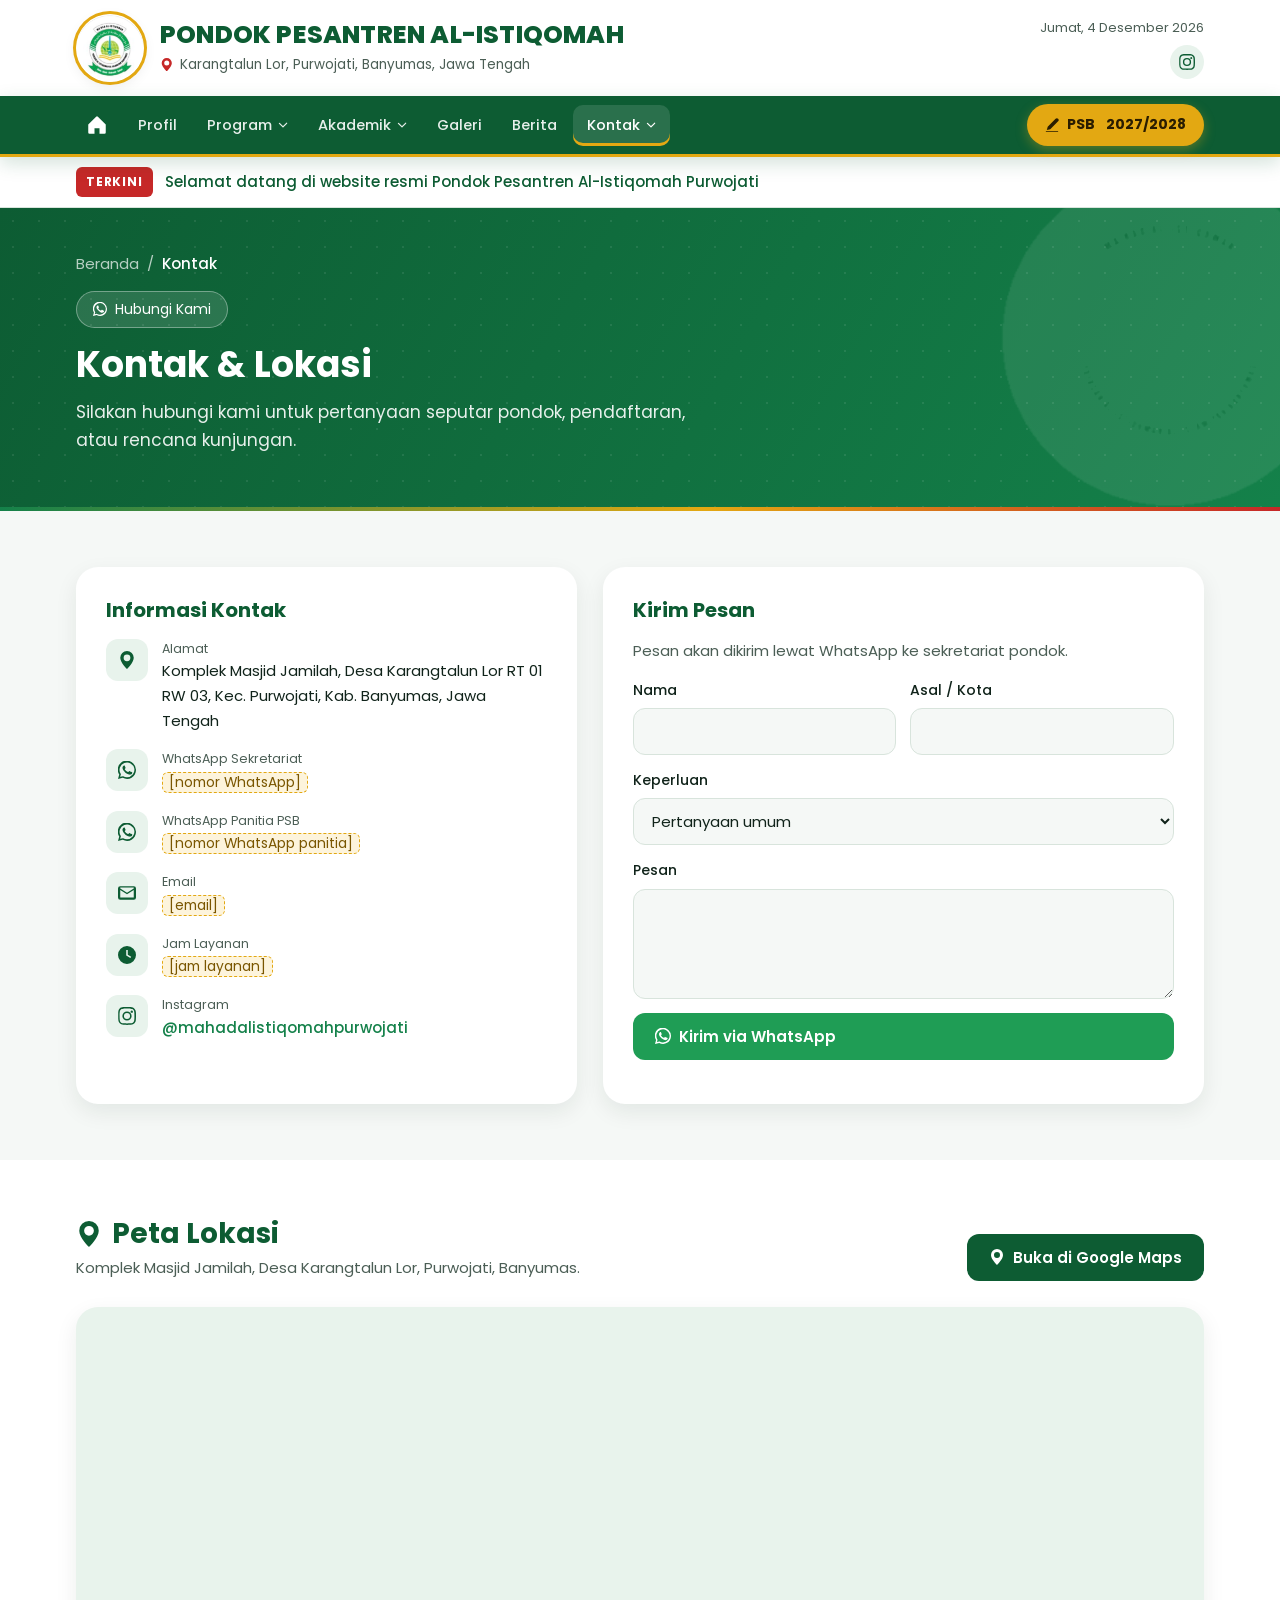
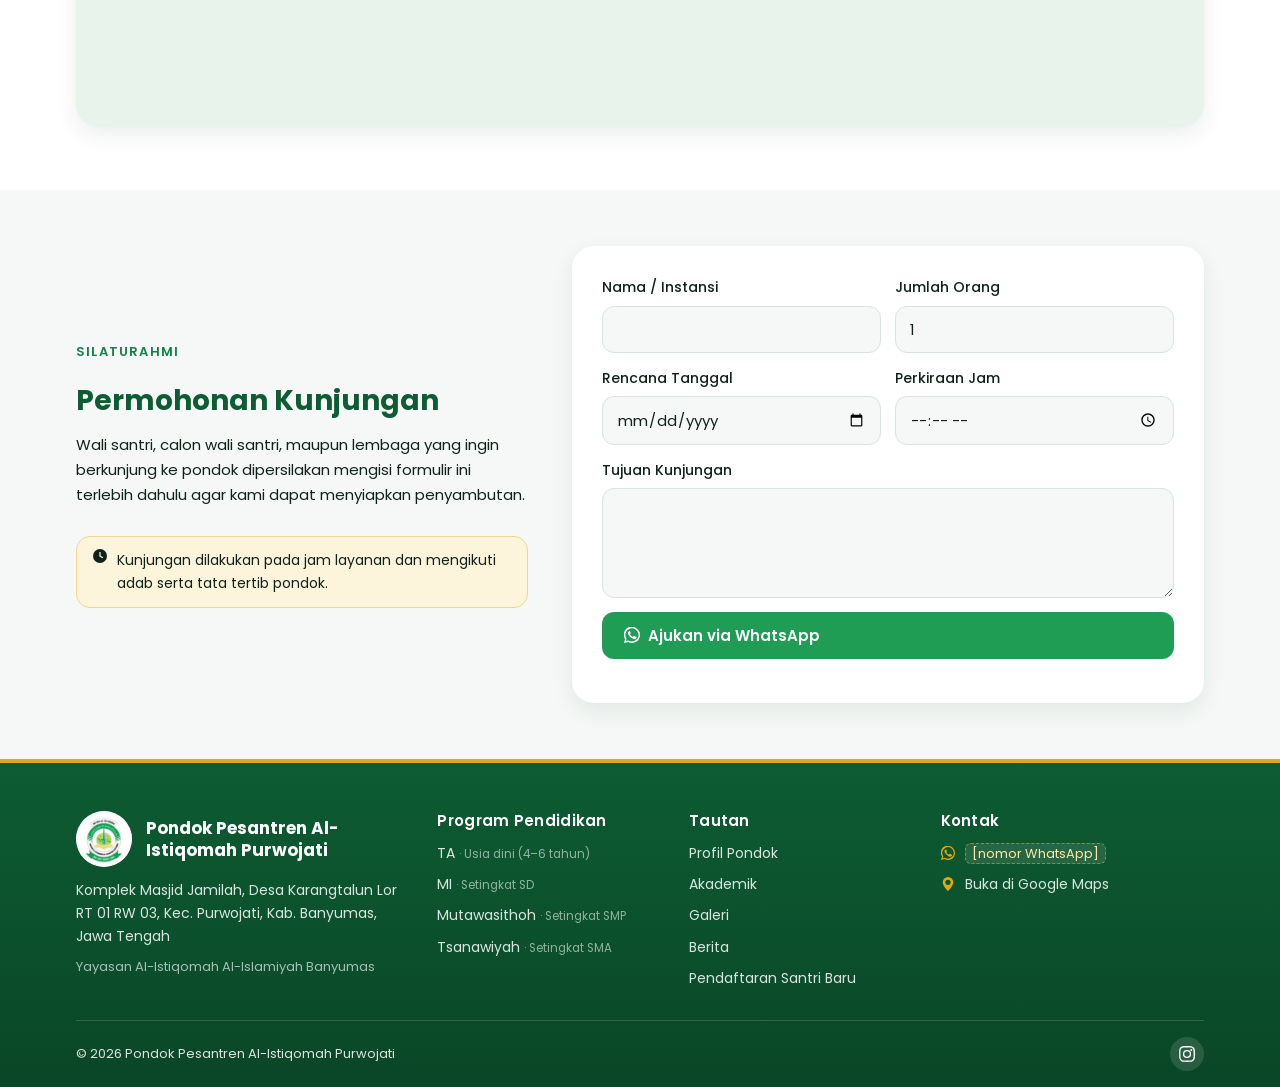
<file: kontak.html>
<!doctype html>
<html lang="id">
<head>
<meta charset="utf-8">
<meta name="viewport" content="width=device-width, initial-scale=1, viewport-fit=cover">
<title>Kontak | Pondok Pesantren Al-Istiqomah Purwojati</title>
<meta name="description" content="Alamat, kontak WhatsApp, peta lokasi, dan permohonan kunjungan ke Pondok Pesantren Al-Istiqomah Purwojati.">
<meta property="og:title" content="Kontak | Pondok Pesantren Al-Istiqomah Purwojati">
<meta property="og:description" content="Alamat, kontak WhatsApp, peta lokasi, dan permohonan kunjungan ke Pondok Pesantren Al-Istiqomah Purwojati.">
<meta property="og:image" content="img/logo.png">
<meta name="theme-color" content="#0d5c33">
<link rel="icon" href="img/logo.png">
<link rel="preconnect" href="https://fonts.googleapis.com">
<link rel="preconnect" href="https://fonts.gstatic.com" crossorigin>
<link rel="stylesheet" href="https://fonts.googleapis.com/css2?family=Amiri:wght@400;700&family=Poppins:wght@400;500;600;700;800&display=swap">
<link rel="stylesheet" href="assets/css/style.css">
</head>
<body data-page="kontak">
<div id="site-header"></div>

<main id="konten">
<section class="hero">
  <div class="wrap">
    <div class="crumb"><a href="index.html">Beranda</a><span>/</span><b>Kontak</b></div>
    <span class="pill"><svg class="ico"><use href="#i-wa"/></svg>Hubungi Kami</span>
    <h1>Kontak & Lokasi</h1>
    <p>Silakan hubungi kami untuk pertanyaan seputar pondok, pendaftaran, atau rencana kunjungan.</p>
  </div>
</section>
<div class="rainbow"></div>

<!-- ============ HUBUNGI ============ -->
<section class="block" id="hubungi">
  <div class="wrap cgrid">
    <div class="cbox">
      <h3>Informasi Kontak</h3>
      <div class="citem"><span class="cicon"><svg class="ico"><use href="#i-pin"/></svg></span><div><small>Alamat</small><span data-site="alamat"></span></div></div>
      <div class="citem"><span class="cicon"><svg class="ico"><use href="#i-wa"/></svg></span><div><small>WhatsApp Sekretariat</small><span data-site="wa"></span></div></div>
      <div class="citem"><span class="cicon"><svg class="ico"><use href="#i-wa"/></svg></span><div><small>WhatsApp Panitia PSB</small><span data-site="waPSB"></span></div></div>
      <div class="citem"><span class="cicon"><svg class="ico"><use href="#i-mail"/></svg></span><div><small>Email</small><span data-site="email"></span></div></div>
      <div class="citem"><span class="cicon"><svg class="ico"><use href="#i-clock"/></svg></span><div><small>Jam Layanan</small><span data-site="jam"></span></div></div>
      <div class="citem"><span class="cicon"><svg class="ico"><use href="#i-ig"/></svg></span><div><small>Instagram</small><span data-site="ig"></span></div></div>
    </div>
    <div class="cbox">
      <h3>Kirim Pesan</h3>
      <p class="sec-sub" style="margin:0">Pesan akan dikirim lewat WhatsApp ke sekretariat pondok.</p>
      <form class="form" id="fPesan" novalidate>
        <div class="frow">
          <div class="field"><label for="p-nama">Nama</label><input id="p-nama" name="nama" required autocomplete="name"></div>
          <div class="field"><label for="p-kota">Asal / Kota</label><input id="p-kota" name="kota"></div>
        </div>
        <div class="field"><label for="p-topik">Keperluan</label>
          <select id="p-topik" name="topik"><option>Pertanyaan umum</option><option>Pendaftaran santri baru</option><option>Informasi wali santri</option><option>Kerja sama / donasi</option></select>
        </div>
        <div class="field"><label for="p-pesan">Pesan</label><textarea id="p-pesan" name="pesan" required></textarea></div>
        <button class="btn btn-wa" type="submit"><svg class="ico"><use href="#i-wa"/></svg>Kirim via WhatsApp</button>
        <p class="form-note" aria-live="polite"></p>
      </form>
    </div>
  </div>
</section>

<!-- ============ PETA ============ -->
<section class="block alt">
  <div class="wrap">
    <div class="sec-head">
      <div>
        <h2 class="sec-title"><svg class="ico"><use href="#i-pin"/></svg>Peta Lokasi</h2>
        <p class="sec-sub">Komplek Masjid Jamilah, Desa Karangtalun Lor, Purwojati, Banyumas.</p>
      </div>
      <a data-href="maps" target="_blank" rel="noopener" class="btn btn-primary"><svg class="ico"><use href="#i-pin"/></svg>Buka di Google Maps</a>
    </div>
    <iframe class="map" data-map title="Peta lokasi pondok" loading="lazy" referrerpolicy="no-referrer-when-downgrade" style="height:420px"></iframe>
  </div>
</section>

<!-- ============ KUNJUNGAN ============ -->
<section class="block" id="kunjungan">
  <div class="wrap split">
    <div class="prose">
      <span class="eyebrow">Silaturahmi</span>
      <h2 class="sec-title">Permohonan Kunjungan</h2>
      <p>Wali santri, calon wali santri, maupun lembaga yang ingin berkunjung ke pondok dipersilakan mengisi formulir ini terlebih dahulu agar kami dapat menyiapkan penyambutan.</p>
      <p class="note"><svg class="ico"><use href="#i-clock"/></svg><span>Kunjungan dilakukan pada jam layanan dan mengikuti adab serta tata tertib pondok.</span></p>
    </div>
    <div class="cbox">
      <form class="form" id="fKunjungan" novalidate>
        <div class="frow">
          <div class="field"><label for="k-nama">Nama / Instansi</label><input id="k-nama" name="nama" required></div>
          <div class="field"><label for="k-jumlah">Jumlah Orang</label><input id="k-jumlah" name="jumlah" type="number" min="1" value="1"></div>
        </div>
        <div class="frow">
          <div class="field"><label for="k-tgl">Rencana Tanggal</label><input id="k-tgl" name="tanggal" type="date" required></div>
          <div class="field"><label for="k-jam">Perkiraan Jam</label><input id="k-jam" name="jam" type="time"></div>
        </div>
        <div class="field"><label for="k-tujuan">Tujuan Kunjungan</label><textarea id="k-tujuan" name="tujuan" required></textarea></div>
        <button class="btn btn-wa" type="submit"><svg class="ico"><use href="#i-wa"/></svg>Ajukan via WhatsApp</button>
        <p class="form-note" aria-live="polite"></p>
      </form>
    </div>
  </div>
</section>
</main>

<div id="site-footer"></div>

<script src="assets/js/config.js"></script>
<script src="assets/js/data.js"></script>
<script src="assets/js/main.js"></script>
<script>
APP.waForm(document.getElementById("fPesan"), d =>
  `Assalamu'alaikum.\nNama: ${d.nama}${d.kota ? `\nAsal: ${d.kota}` : ""}\nKeperluan: ${d.topik}\n\n${d.pesan}`);
APP.waForm(document.getElementById("fKunjungan"), d =>
  `Assalamu'alaikum. Saya ingin mengajukan kunjungan ke pondok.\nNama/Instansi: ${d.nama}\nJumlah orang: ${d.jumlah}\nTanggal: ${d.tanggal}${d.jam ? `\nJam: ${d.jam}` : ""}\nTujuan: ${d.tujuan}`);
</script>
</body>
</html>
</file>
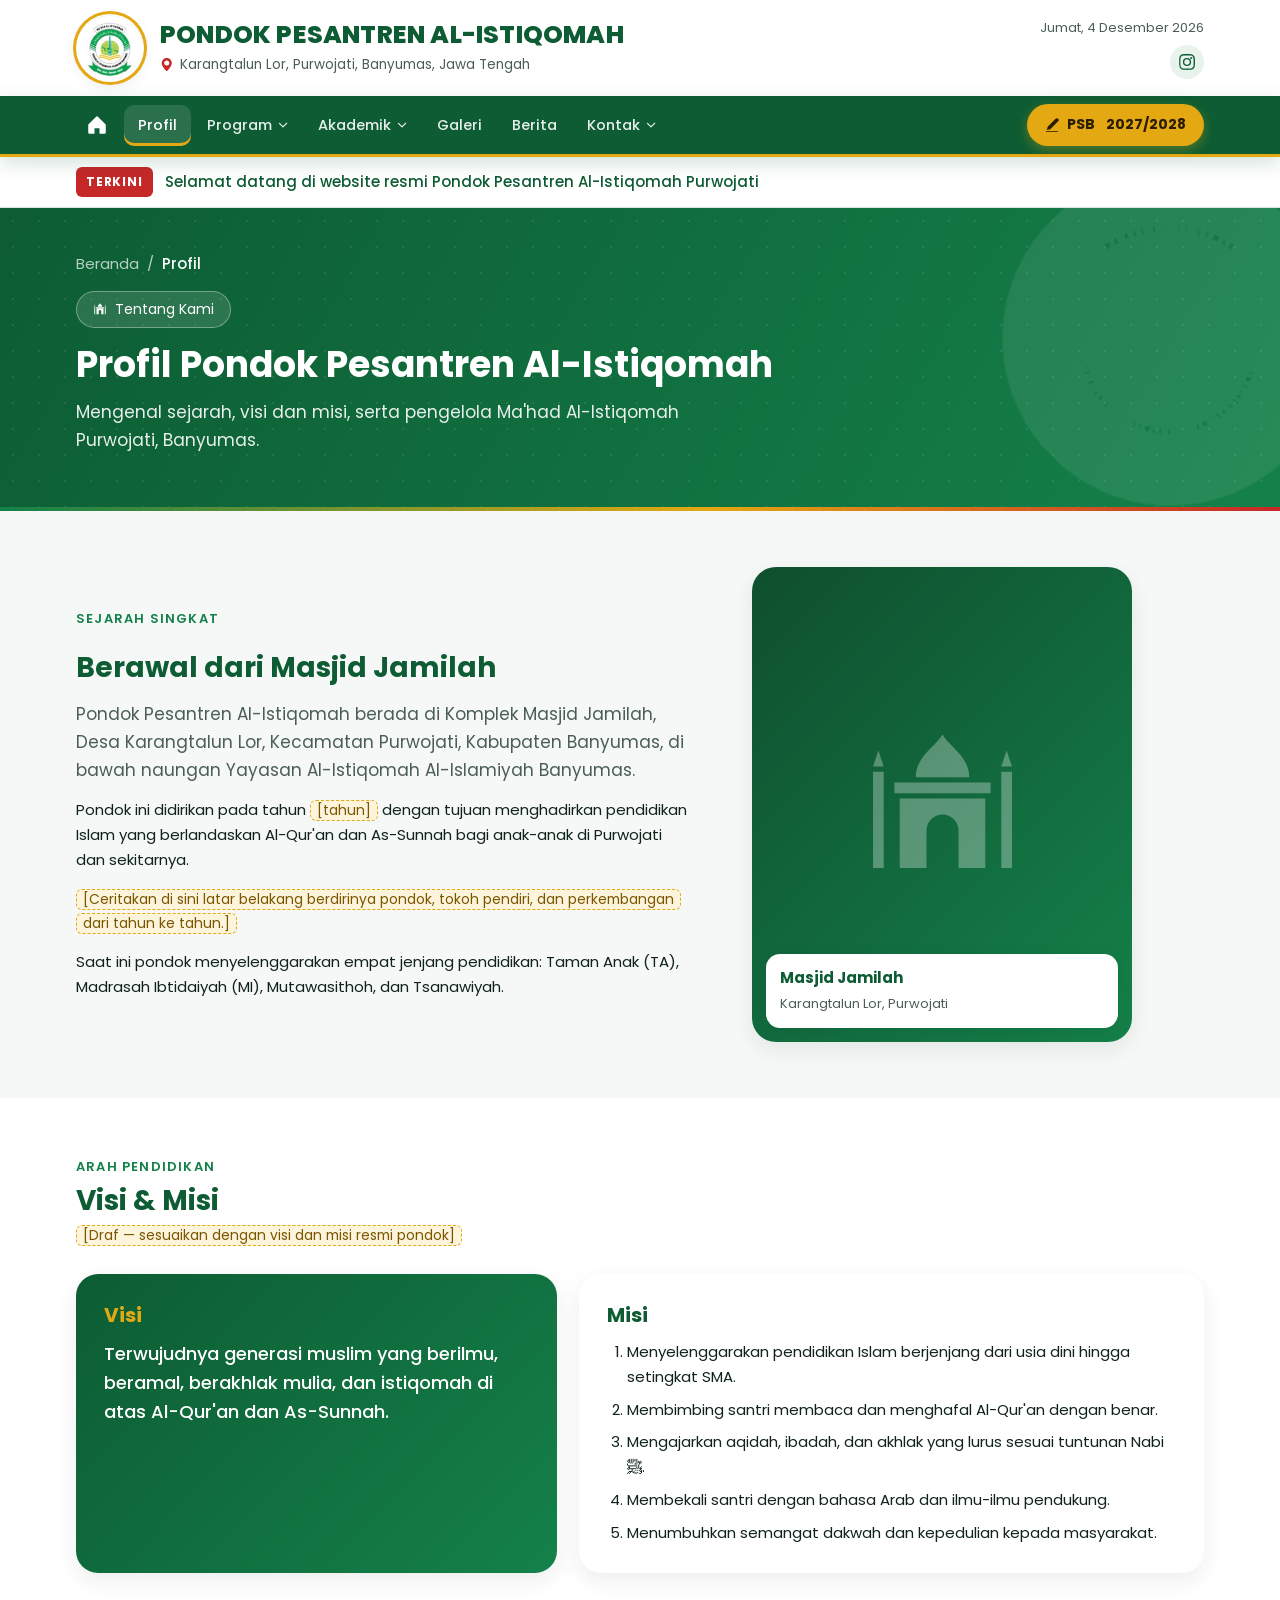
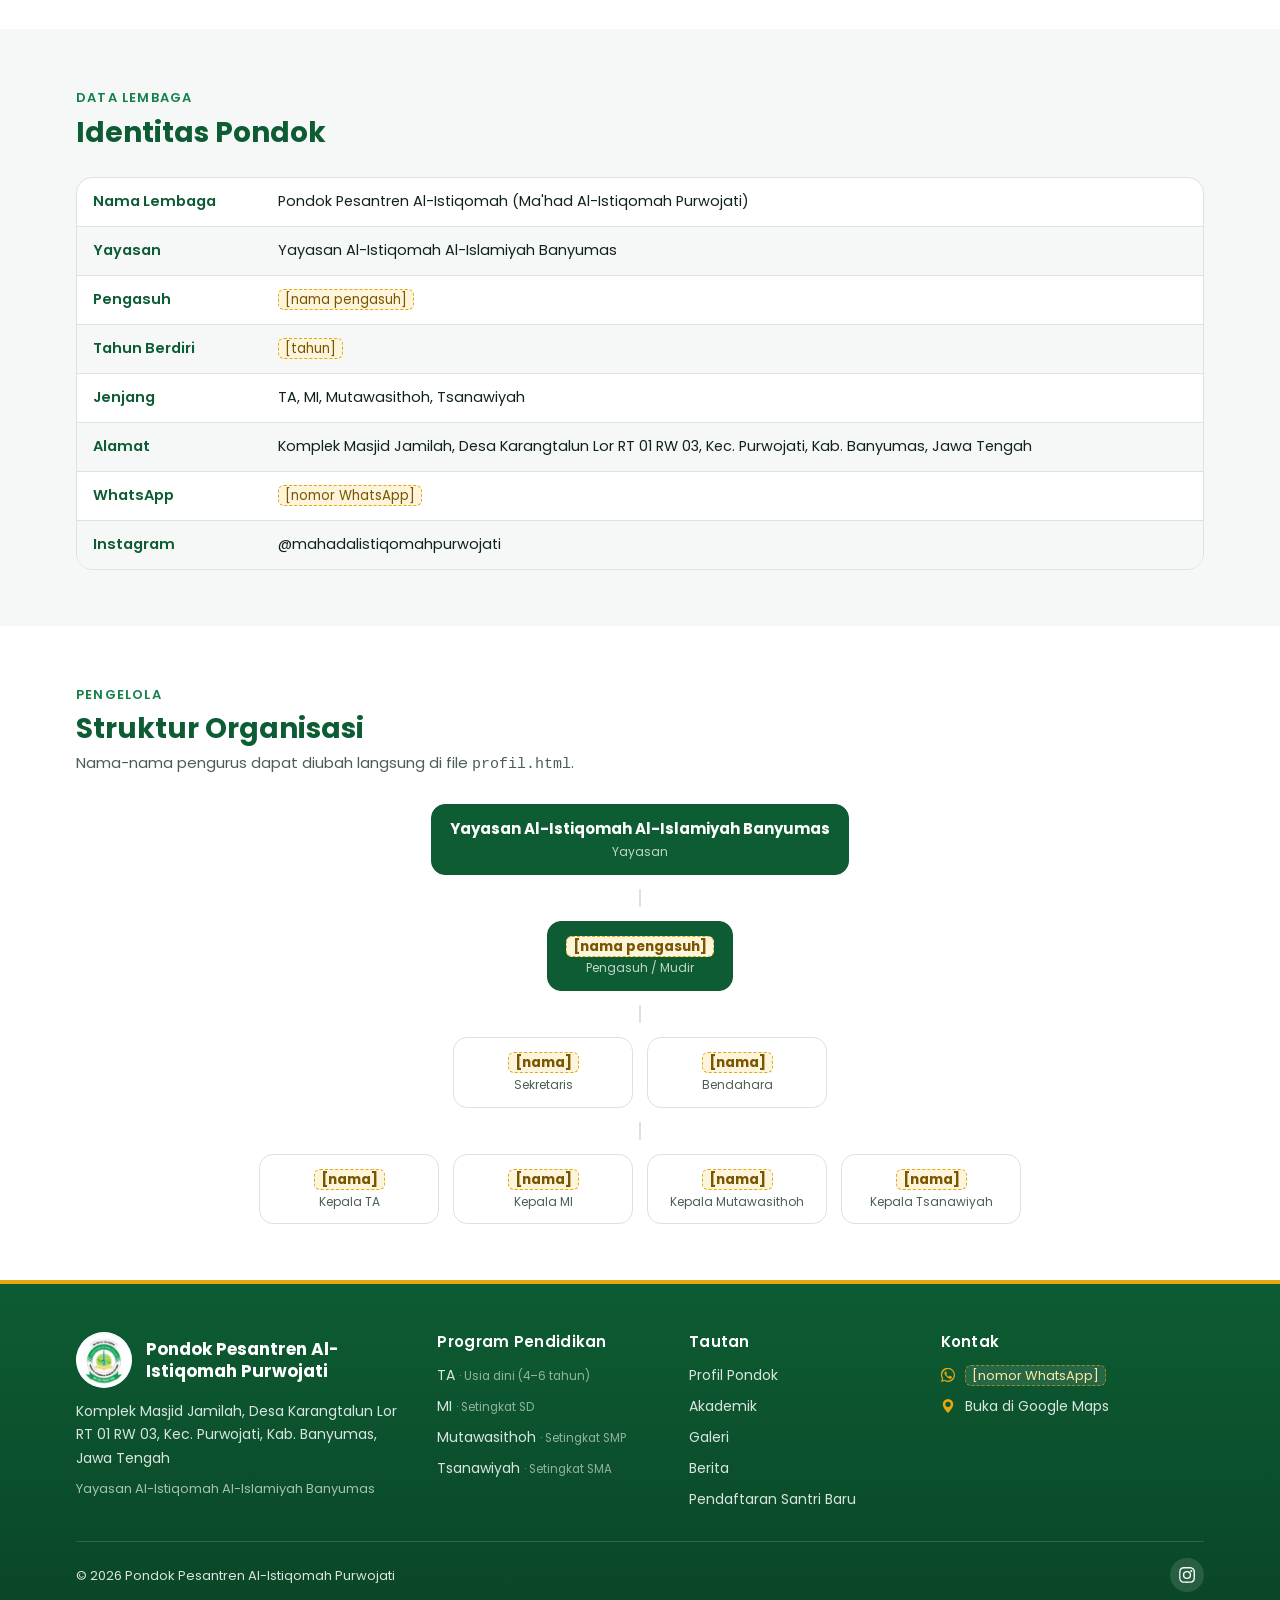
<file: profil.html>
<!doctype html>
<html lang="id">
<head>
<meta charset="utf-8">
<meta name="viewport" content="width=device-width, initial-scale=1, viewport-fit=cover">
<title>Profil | Pondok Pesantren Al-Istiqomah Purwojati</title>
<meta name="description" content="Profil, sejarah, visi dan misi, serta struktur organisasi Pondok Pesantren Al-Istiqomah Purwojati.">
<meta property="og:title" content="Profil | Pondok Pesantren Al-Istiqomah Purwojati">
<meta property="og:description" content="Profil, sejarah, visi dan misi, serta struktur organisasi Pondok Pesantren Al-Istiqomah Purwojati.">
<meta property="og:image" content="img/logo.png">
<meta name="theme-color" content="#0d5c33">
<link rel="icon" href="img/logo.png">
<link rel="preconnect" href="https://fonts.googleapis.com">
<link rel="preconnect" href="https://fonts.gstatic.com" crossorigin>
<link rel="stylesheet" href="https://fonts.googleapis.com/css2?family=Amiri:wght@400;700&family=Poppins:wght@400;500;600;700;800&display=swap">
<link rel="stylesheet" href="assets/css/style.css">
</head>
<body data-page="profil">
<div id="site-header"></div>

<main id="konten">
<section class="hero">
  <div class="wrap">
    <div class="crumb"><a href="index.html">Beranda</a><span>/</span><b>Profil</b></div>
    <span class="pill"><svg class="ico"><use href="#i-mosque"/></svg>Tentang Kami</span>
    <h1>Profil Pondok Pesantren Al-Istiqomah</h1>
    <p>Mengenal sejarah, visi dan misi, serta pengelola Ma'had Al-Istiqomah Purwojati, Banyumas.</p>
  </div>
</section>
<div class="rainbow"></div>

<!-- ============ SEJARAH ============ -->
<section class="block" id="sejarah">
  <div class="wrap split rev">
    <div class="prose">
      <span class="eyebrow">Sejarah Singkat</span>
      <h2 class="sec-title">Berawal dari Masjid Jamilah</h2>
      <p class="lead">Pondok Pesantren Al-Istiqomah berada di Komplek Masjid Jamilah, Desa Karangtalun Lor, Kecamatan Purwojati, Kabupaten Banyumas, di bawah naungan <span data-site="yayasan"></span>.</p>
      <p>Pondok ini didirikan pada tahun <span data-site="berdiri"></span> dengan tujuan menghadirkan pendidikan Islam yang berlandaskan Al-Qur'an dan As-Sunnah bagi anak-anak di Purwojati dan sekitarnya.</p>
      <p><span class="todo">[Ceritakan di sini latar belakang berdirinya pondok, tokoh pendiri, dan perkembangan dari tahun ke tahun.]</span></p>
      <p>Saat ini pondok menyelenggarakan empat jenjang pendidikan: Taman Anak (TA), Madrasah Ibtidaiyah (MI), Mutawasithoh, dan Tsanawiyah.</p>
    </div>
    <figure class="portrait" style="margin:0">
      <div class="ph" style="background:linear-gradient(135deg,#0f4f2e,#14814a)"><svg viewBox="0 0 64 64"><use href="#i-mosque"/></svg></div>
      <figcaption><b>Masjid Jamilah</b><span>Karangtalun Lor, Purwojati</span></figcaption>
    </figure>
  </div>
</section>

<!-- ============ VISI MISI ============ -->
<section class="block alt" id="visi-misi">
  <div class="wrap">
    <div class="sec-head">
      <div>
        <span class="eyebrow">Arah Pendidikan</span>
        <h2 class="sec-title">Visi & Misi</h2>
        <p class="sec-sub"><span class="todo">[Draf — sesuaikan dengan visi dan misi resmi pondok]</span></p>
      </div>
    </div>
    <div class="vm">
      <div class="vcardx visi">
        <h3>Visi</h3>
        <p>Terwujudnya generasi muslim yang berilmu, beramal, berakhlak mulia, dan istiqomah di atas Al-Qur'an dan As-Sunnah.</p>
      </div>
      <div class="vcardx">
        <h3>Misi</h3>
        <ol>
          <li>Menyelenggarakan pendidikan Islam berjenjang dari usia dini hingga setingkat SMA.</li>
          <li>Membimbing santri membaca dan menghafal Al-Qur'an dengan benar.</li>
          <li>Mengajarkan aqidah, ibadah, dan akhlak yang lurus sesuai tuntunan Nabi ﷺ.</li>
          <li>Membekali santri dengan bahasa Arab dan ilmu-ilmu pendukung.</li>
          <li>Menumbuhkan semangat dakwah dan kepedulian kepada masyarakat.</li>
        </ol>
      </div>
    </div>
  </div>
</section>

<!-- ============ IDENTITAS ============ -->
<section class="block" id="identitas">
  <div class="wrap">
    <div class="sec-head">
      <div>
        <span class="eyebrow">Data Lembaga</span>
        <h2 class="sec-title">Identitas Pondok</h2>
      </div>
    </div>
    <div class="table-wrap">
      <table>
        <tbody>
          <tr><td>Nama Lembaga</td><td>Pondok Pesantren Al-Istiqomah (Ma'had Al-Istiqomah Purwojati)</td></tr>
          <tr><td>Yayasan</td><td data-site="yayasan"></td></tr>
          <tr><td>Pengasuh</td><td data-site="pengasuh"></td></tr>
          <tr><td>Tahun Berdiri</td><td data-site="berdiri"></td></tr>
          <tr><td>Jenjang</td><td>TA, MI, Mutawasithoh, Tsanawiyah</td></tr>
          <tr><td>Alamat</td><td data-site="alamat"></td></tr>
          <tr><td>WhatsApp</td><td data-site="wa"></td></tr>
          <tr><td>Instagram</td><td data-site="ig"></td></tr>
        </tbody>
      </table>
    </div>
  </div>
</section>

<!-- ============ STRUKTUR ============ -->
<section class="block alt" id="struktur">
  <div class="wrap">
    <div class="sec-head">
      <div>
        <span class="eyebrow">Pengelola</span>
        <h2 class="sec-title">Struktur Organisasi</h2>
        <p class="sec-sub">Nama-nama pengurus dapat diubah langsung di file <code>profil.html</code>.</p>
      </div>
    </div>
    <div class="org">
      <div class="org-node top"><b data-site="yayasan"></b><small>Yayasan</small></div>
      <div class="org-line"></div>
      <div class="org-node top"><b data-site="pengasuh"></b><small>Pengasuh / Mudir</small></div>
      <div class="org-line"></div>
      <div class="org-row">
        <div class="org-node"><b><span class="todo">[nama]</span></b><small>Sekretaris</small></div>
        <div class="org-node"><b><span class="todo">[nama]</span></b><small>Bendahara</small></div>
      </div>
      <div class="org-line"></div>
      <div class="org-row">
        <div class="org-node"><b><span class="todo">[nama]</span></b><small>Kepala TA</small></div>
        <div class="org-node"><b><span class="todo">[nama]</span></b><small>Kepala MI</small></div>
        <div class="org-node"><b><span class="todo">[nama]</span></b><small>Kepala Mutawasithoh</small></div>
        <div class="org-node"><b><span class="todo">[nama]</span></b><small>Kepala Tsanawiyah</small></div>
      </div>
    </div>
  </div>
</section>
</main>

<div id="site-footer"></div>

<script src="assets/js/config.js"></script>
<script src="assets/js/data.js"></script>
<script src="assets/js/main.js"></script>

</body>
</html>
</file>
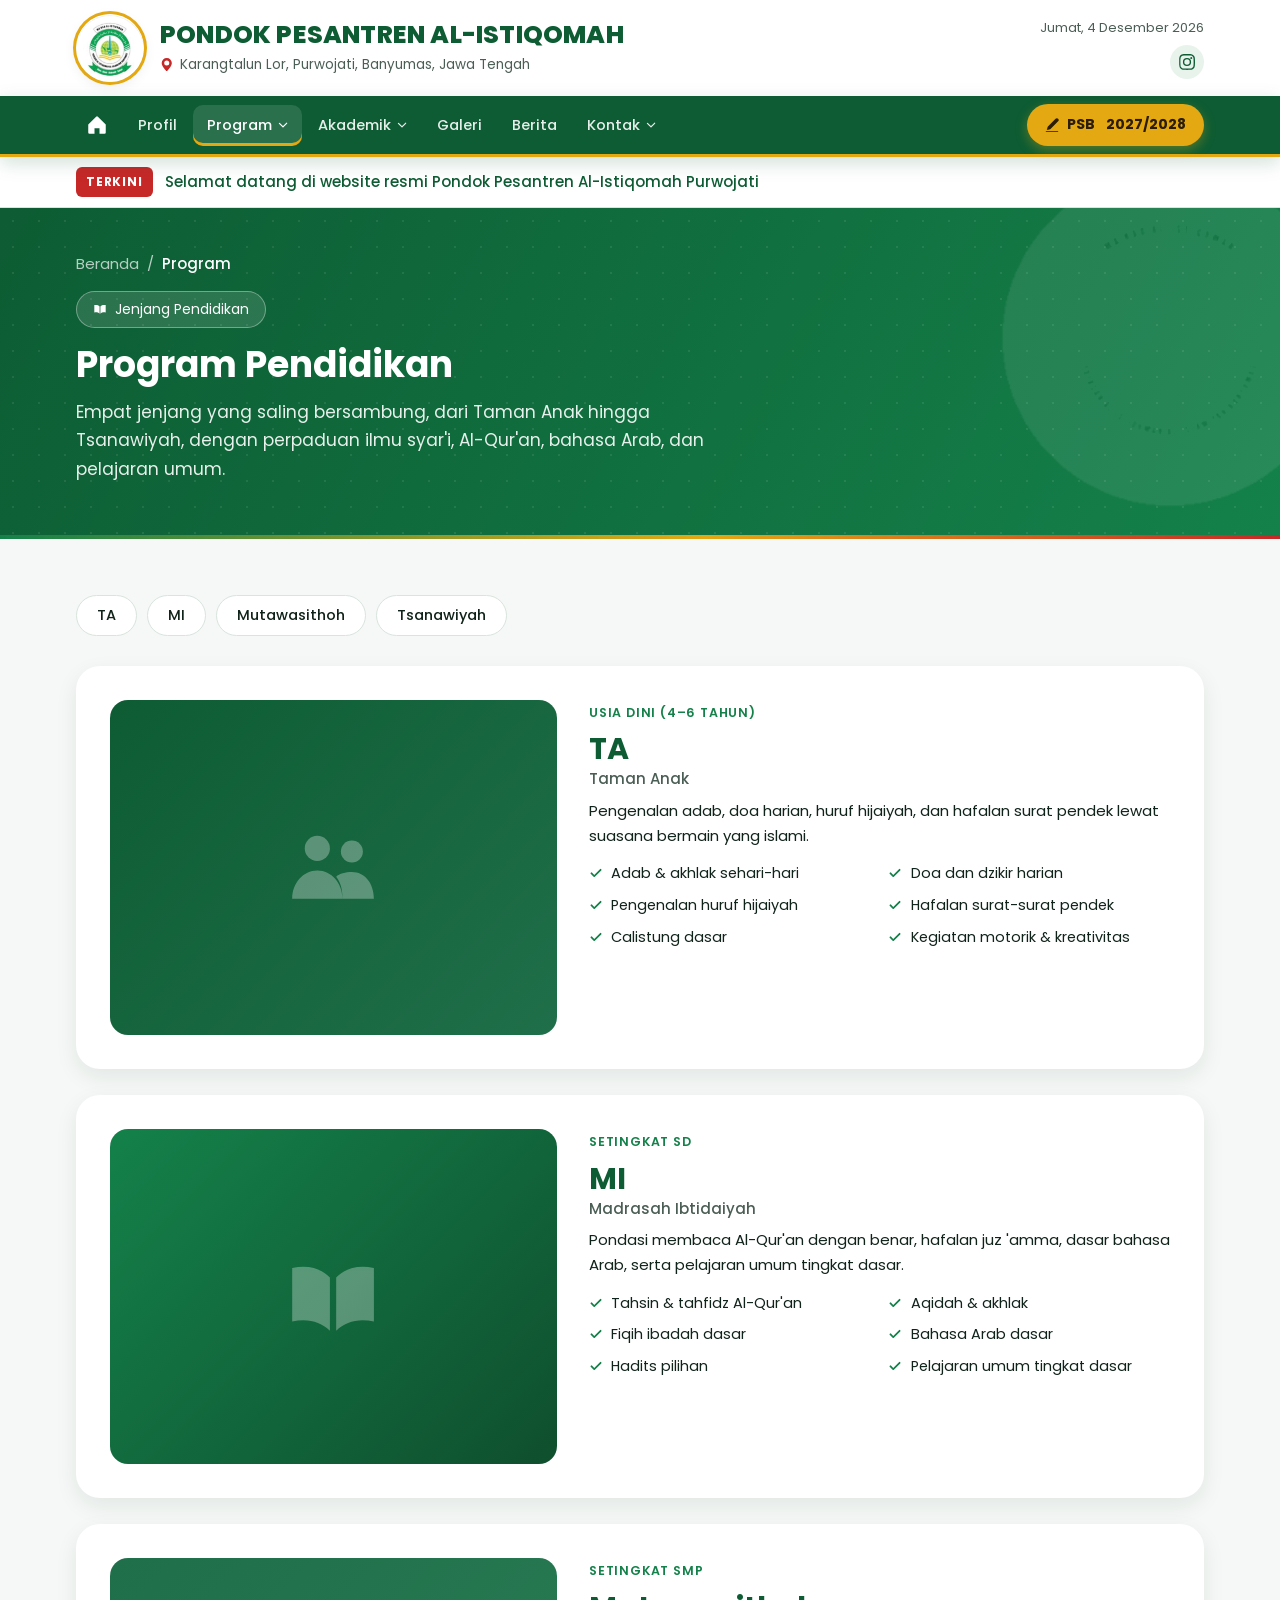
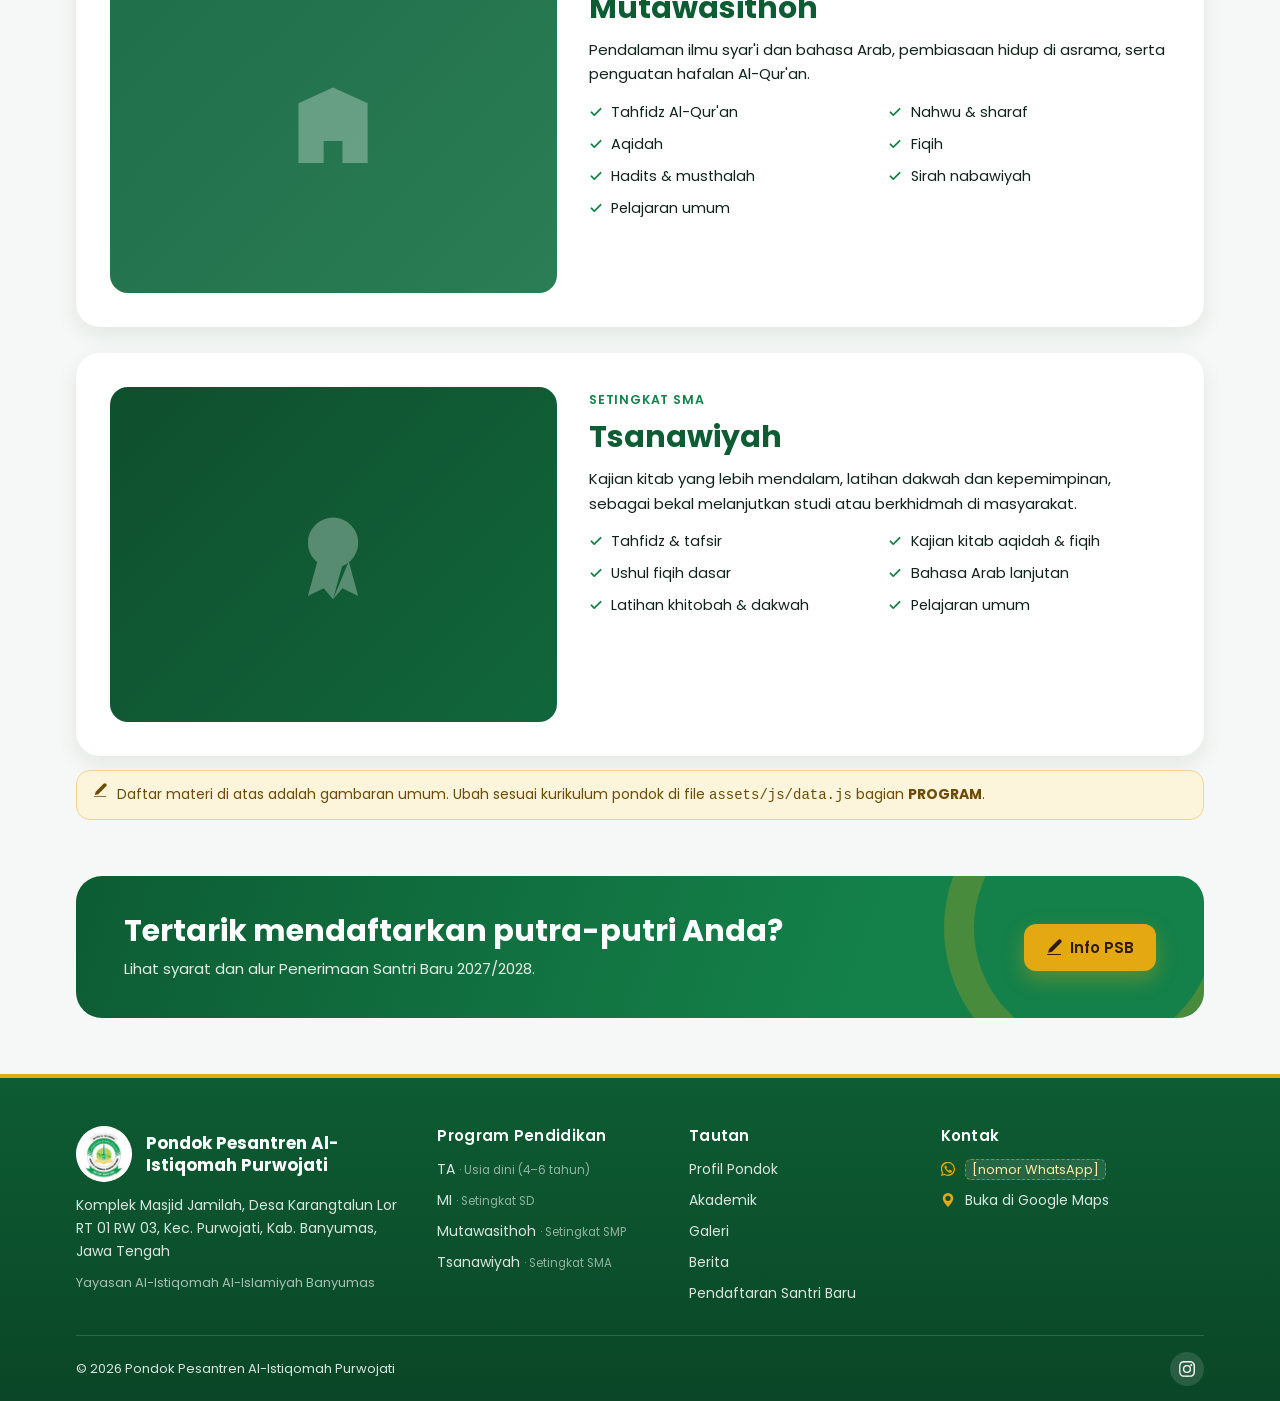
<file: program.html>
<!doctype html>
<html lang="id">
<head>
<meta charset="utf-8">
<meta name="viewport" content="width=device-width, initial-scale=1, viewport-fit=cover">
<title>Program Pendidikan | Pondok Pesantren Al-Istiqomah Purwojati</title>
<meta name="description" content="Program pendidikan Pondok Pesantren Al-Istiqomah Purwojati: TA, MI, Mutawasithoh, dan Tsanawiyah.">
<meta property="og:title" content="Program Pendidikan | Pondok Pesantren Al-Istiqomah Purwojati">
<meta property="og:description" content="Program pendidikan Pondok Pesantren Al-Istiqomah Purwojati: TA, MI, Mutawasithoh, dan Tsanawiyah.">
<meta property="og:image" content="img/logo.png">
<meta name="theme-color" content="#0d5c33">
<link rel="icon" href="img/logo.png">
<link rel="preconnect" href="https://fonts.googleapis.com">
<link rel="preconnect" href="https://fonts.gstatic.com" crossorigin>
<link rel="stylesheet" href="https://fonts.googleapis.com/css2?family=Amiri:wght@400;700&family=Poppins:wght@400;500;600;700;800&display=swap">
<link rel="stylesheet" href="assets/css/style.css">
</head>
<body data-page="program">
<div id="site-header"></div>

<main id="konten">
<section class="hero">
  <div class="wrap">
    <div class="crumb"><a href="index.html">Beranda</a><span>/</span><b>Program</b></div>
    <span class="pill"><svg class="ico"><use href="#i-book"/></svg>Jenjang Pendidikan</span>
    <h1>Program Pendidikan</h1>
    <p>Empat jenjang yang saling bersambung, dari Taman Anak hingga Tsanawiyah, dengan perpaduan ilmu syar'i, Al-Qur'an, bahasa Arab, dan pelajaran umum.</p>
  </div>
</section>
<div class="rainbow"></div>

<section class="block">
  <div class="wrap">
    <div class="ptabs" id="ptabs"></div>
    <div id="plist"></div>
    <p class="note"><svg class="ico"><use href="#i-pen"/></svg><span>Daftar materi di atas adalah gambaran umum. Ubah sesuai kurikulum pondok di file <code>assets/js/data.js</code> bagian <b>PROGRAM</b>.</span></p>
  </div>
</section>

<section class="block" style="padding-top:0">
  <div class="wrap">
    <div class="psb-band">
      <div>
        <h2>Tertarik mendaftarkan putra-putri Anda?</h2>
        <p>Lihat syarat dan alur Penerimaan Santri Baru <span data-site="tahun"></span>.</p>
      </div>
      <div class="cta-row"><a href="psb.html" class="btn btn-gold"><svg class="ico"><use href="#i-pen"/></svg>Info PSB</a></div>
    </div>
  </div>
</section>
</main>

<div id="site-footer"></div>

<script src="assets/js/config.js"></script>
<script src="assets/js/data.js"></script>
<script src="assets/js/main.js"></script>
<script>
const { $, esc, ic, ph } = APP;
$("#ptabs").innerHTML = PROGRAM.map(p => `<a class="chip" href="#${p.id}">${esc(p.nama)}</a>`).join("");
$("#plist").innerHTML = PROGRAM.map((p, i) => `
  <article class="pdetail" id="${p.id}">
    <div class="pvisual">${ph(i, p.icon)}</div>
    <div>
      <span class="pjenjang">${esc(p.jenjang)}</span>
      <h2>${esc(p.nama)}${p.lengkap !== p.nama ? `<small>${esc(p.lengkap)}</small>` : ""}</h2>
      <p>${esc(p.ringkas)}</p>
      <ul class="checks">${p.materi.map(m => `<li>${ic("i-check")}<span>${esc(m)}</span></li>`).join("")}</ul>
    </div>
  </article>`).join("");
if (location.hash) { const t = document.querySelector(location.hash); t && t.scrollIntoView(); }
</script>
</body>
</html>
</file>
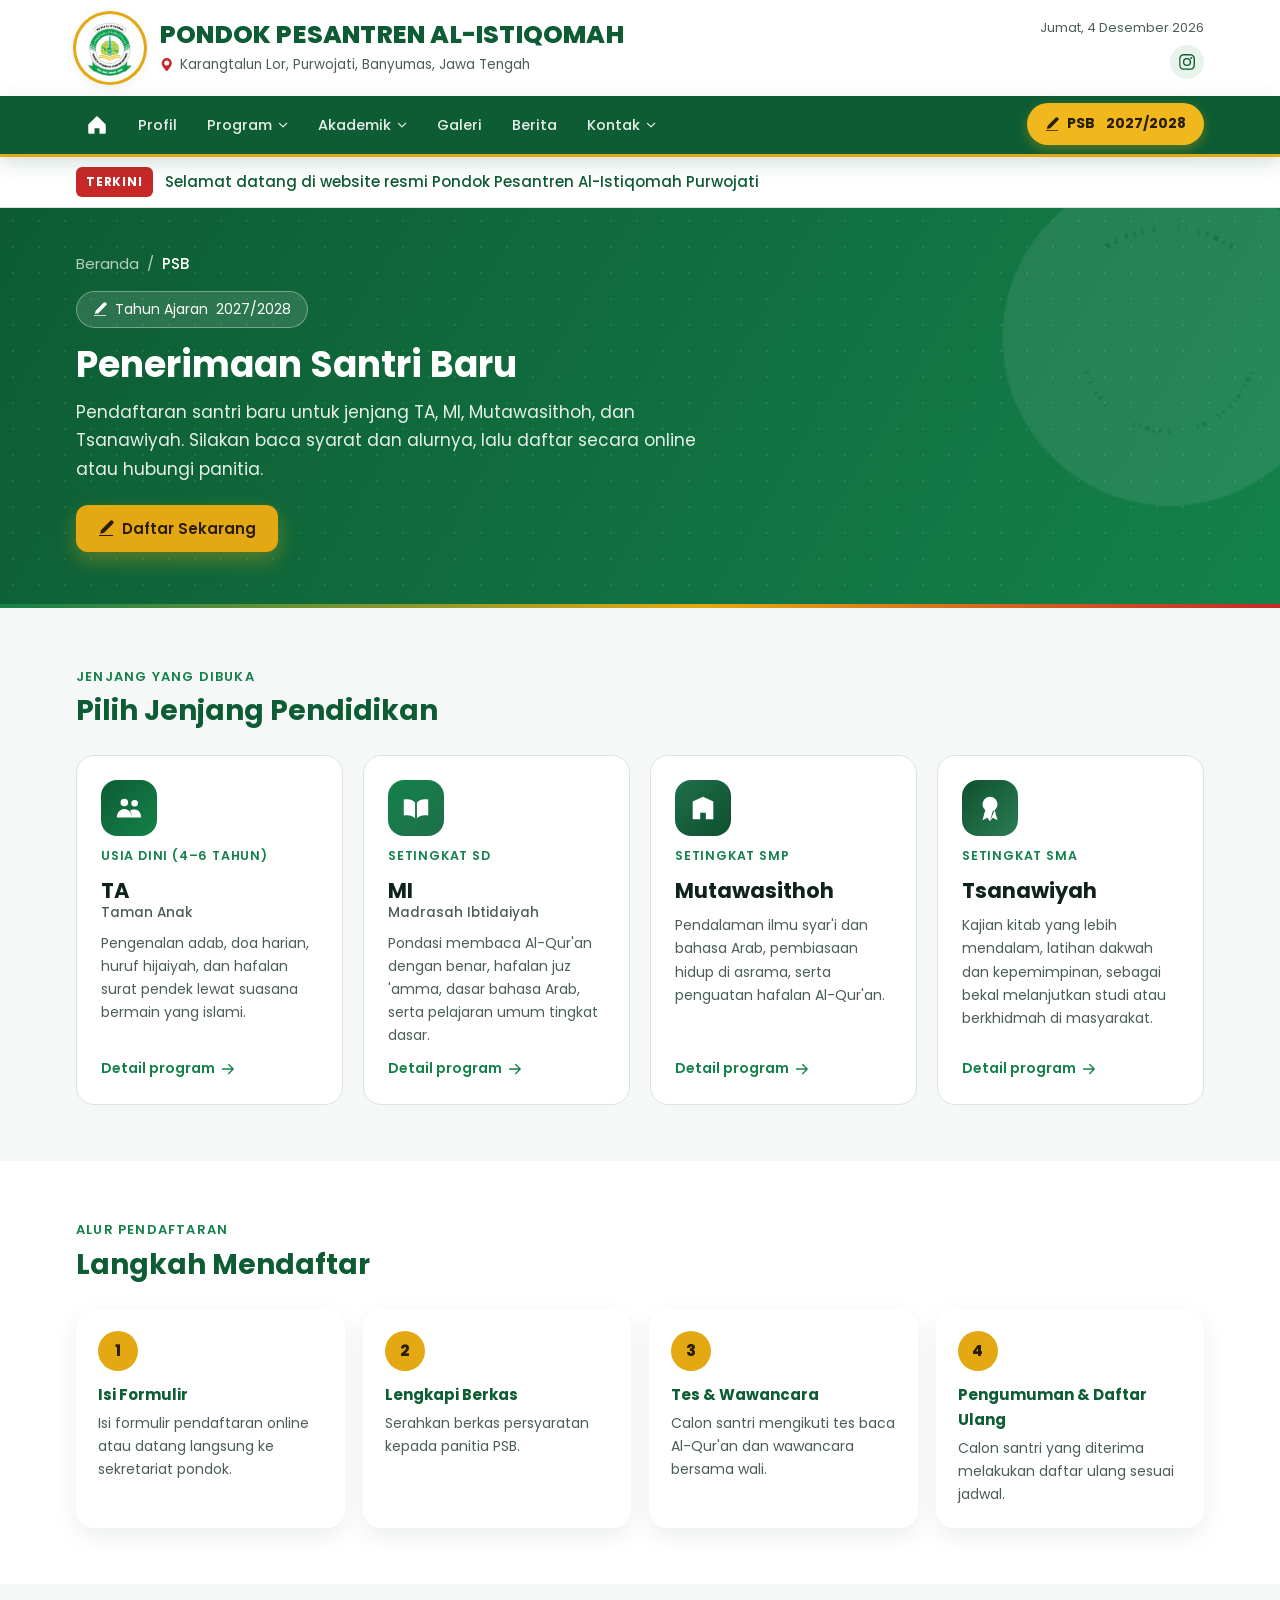
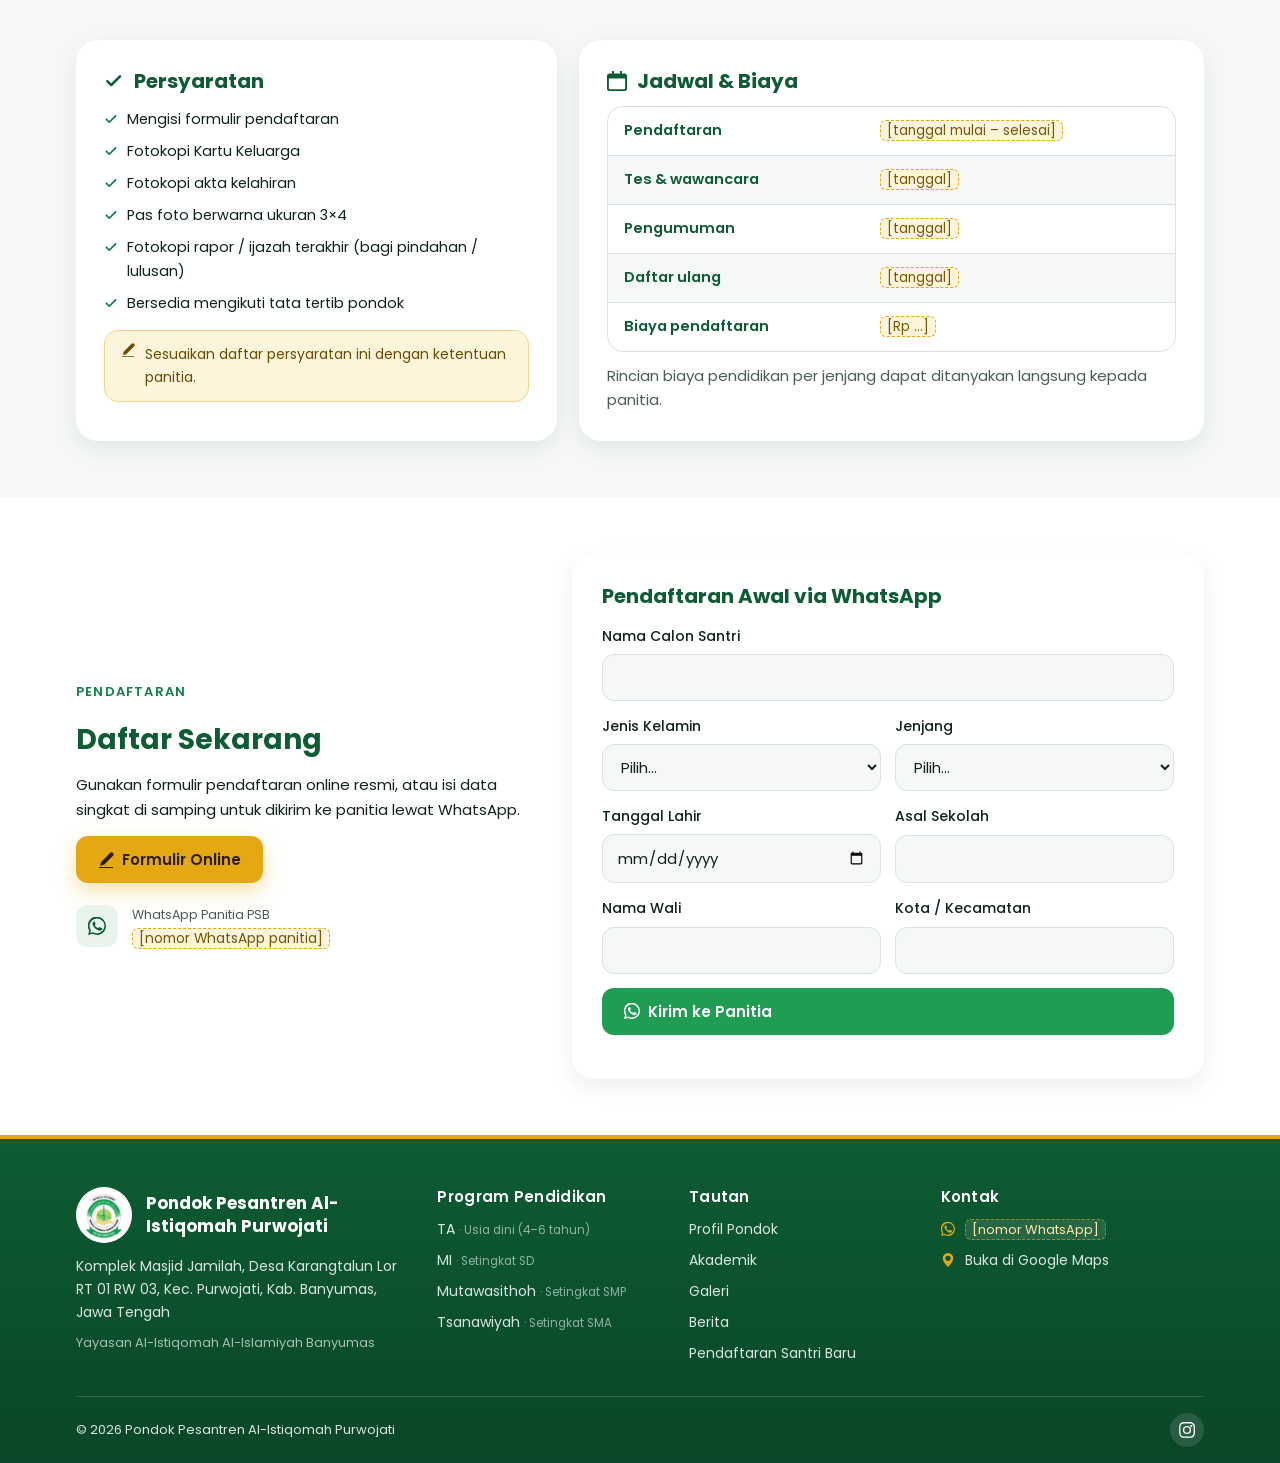
<file: psb.html>
<!doctype html>
<html lang="id">
<head>
<meta charset="utf-8">
<meta name="viewport" content="width=device-width, initial-scale=1, viewport-fit=cover">
<title>Penerimaan Santri Baru | Pondok Pesantren Al-Istiqomah Purwojati</title>
<meta name="description" content="Informasi Penerimaan Santri Baru (PSB) Pondok Pesantren Al-Istiqomah Purwojati: jenjang, syarat, alur, dan pendaftaran.">
<meta property="og:title" content="Penerimaan Santri Baru | Pondok Pesantren Al-Istiqomah Purwojati">
<meta property="og:description" content="Informasi Penerimaan Santri Baru (PSB) Pondok Pesantren Al-Istiqomah Purwojati: jenjang, syarat, alur, dan pendaftaran.">
<meta property="og:image" content="img/logo.png">
<meta name="theme-color" content="#0d5c33">
<link rel="icon" href="img/logo.png">
<link rel="preconnect" href="https://fonts.googleapis.com">
<link rel="preconnect" href="https://fonts.gstatic.com" crossorigin>
<link rel="stylesheet" href="https://fonts.googleapis.com/css2?family=Amiri:wght@400;700&family=Poppins:wght@400;500;600;700;800&display=swap">
<link rel="stylesheet" href="assets/css/style.css">
</head>
<body data-page="psb">
<div id="site-header"></div>

<main id="konten">
<section class="hero">
  <div class="wrap">
    <div class="crumb"><a href="index.html">Beranda</a><span>/</span><b>PSB</b></div>
    <span class="pill"><svg class="ico"><use href="#i-pen"/></svg>Tahun Ajaran <span data-site="tahun"></span></span>
    <h1>Penerimaan Santri Baru</h1>
    <p>Pendaftaran santri baru untuk jenjang TA, MI, Mutawasithoh, dan Tsanawiyah. Silakan baca syarat dan alurnya, lalu daftar secara online atau hubungi panitia.</p>
    <div class="cta-row" style="margin-top:22px">
      <a href="#daftar" class="btn btn-gold"><svg class="ico"><use href="#i-pen"/></svg>Daftar Sekarang</a>
      <a data-href="waPSB" target="_blank" rel="noopener" class="btn btn-ghost"><svg class="ico"><use href="#i-wa"/></svg>Tanya Panitia</a>
    </div>
  </div>
</section>
<div class="rainbow"></div>

<!-- ============ JENJANG ============ -->
<section class="block">
  <div class="wrap">
    <div class="sec-head">
      <div>
        <span class="eyebrow">Jenjang yang Dibuka</span>
        <h2 class="sec-title">Pilih Jenjang Pendidikan</h2>
      </div>
    </div>
    <div class="pgrid" id="pgrid"></div>
  </div>
</section>

<!-- ============ ALUR ============ -->
<section class="block alt">
  <div class="wrap">
    <div class="sec-head">
      <div>
        <span class="eyebrow">Alur Pendaftaran</span>
        <h2 class="sec-title">Langkah Mendaftar</h2>
      </div>
    </div>
    <ol class="steps">
      <li><b>Isi Formulir</b><p>Isi formulir pendaftaran online atau datang langsung ke sekretariat pondok.</p></li>
      <li><b>Lengkapi Berkas</b><p>Serahkan berkas persyaratan kepada panitia PSB.</p></li>
      <li><b>Tes & Wawancara</b><p>Calon santri mengikuti tes baca Al-Qur'an dan wawancara bersama wali.</p></li>
      <li><b>Pengumuman & Daftar Ulang</b><p>Calon santri yang diterima melakukan daftar ulang sesuai jadwal.</p></li>
    </ol>
  </div>
</section>

<!-- ============ SYARAT & JADWAL ============ -->
<section class="block">
  <div class="wrap vm">
    <div class="vcardx">
      <h3><svg class="ico"><use href="#i-check"/></svg>Persyaratan</h3>
      <ul class="checks" style="grid-template-columns:1fr">
        <li><svg class="ico"><use href="#i-check"/></svg><span>Mengisi formulir pendaftaran</span></li>
        <li><svg class="ico"><use href="#i-check"/></svg><span>Fotokopi Kartu Keluarga</span></li>
        <li><svg class="ico"><use href="#i-check"/></svg><span>Fotokopi akta kelahiran</span></li>
        <li><svg class="ico"><use href="#i-check"/></svg><span>Pas foto berwarna ukuran 3×4</span></li>
        <li><svg class="ico"><use href="#i-check"/></svg><span>Fotokopi rapor / ijazah terakhir (bagi pindahan / lulusan)</span></li>
        <li><svg class="ico"><use href="#i-check"/></svg><span>Bersedia mengikuti tata tertib pondok</span></li>
      </ul>
      <p class="note"><svg class="ico"><use href="#i-pen"/></svg><span>Sesuaikan daftar persyaratan ini dengan ketentuan panitia.</span></p>
    </div>
    <div class="vcardx">
      <h3><svg class="ico"><use href="#i-cal"/></svg>Jadwal & Biaya</h3>
      <div class="table-wrap">
        <table style="min-width:0">
          <tbody>
            <tr><td>Pendaftaran</td><td><span class="todo">[tanggal mulai – selesai]</span></td></tr>
            <tr><td>Tes & wawancara</td><td><span class="todo">[tanggal]</span></td></tr>
            <tr><td>Pengumuman</td><td><span class="todo">[tanggal]</span></td></tr>
            <tr><td>Daftar ulang</td><td><span class="todo">[tanggal]</span></td></tr>
            <tr><td>Biaya pendaftaran</td><td><span class="todo">[Rp ...]</span></td></tr>
          </tbody>
        </table>
      </div>
      <p class="sec-sub" style="margin-top:12px">Rincian biaya pendidikan per jenjang dapat ditanyakan langsung kepada panitia.</p>
    </div>
  </div>
</section>

<!-- ============ DAFTAR ============ -->
<section class="block alt" id="daftar">
  <div class="wrap split">
    <div class="prose">
      <span class="eyebrow">Pendaftaran</span>
      <h2 class="sec-title">Daftar Sekarang</h2>
      <p>Gunakan formulir pendaftaran online resmi, atau isi data singkat di samping untuk dikirim ke panitia lewat WhatsApp.</p>
      <div class="cta-row">
        <a data-href="form" target="_blank" rel="noopener" class="btn btn-gold"><svg class="ico"><use href="#i-pen"/></svg>Formulir Online</a>
      </div>
      <div class="citem" style="margin-top:8px"><span class="cicon"><svg class="ico"><use href="#i-wa"/></svg></span><div><small>WhatsApp Panitia PSB</small><span data-site="waPSB"></span></div></div>
    </div>
    <div class="cbox">
      <h3>Pendaftaran Awal via WhatsApp</h3>
      <form class="form" id="fPSB" novalidate>
        <div class="field"><label for="s-nama">Nama Calon Santri</label><input id="s-nama" name="nama" required></div>
        <div class="frow">
          <div class="field"><label for="s-jk">Jenis Kelamin</label><select id="s-jk" name="jk" required><option value="">Pilih…</option><option>Laki-laki</option><option>Perempuan</option></select></div>
          <div class="field"><label for="s-jenjang">Jenjang</label><select id="s-jenjang" name="jenjang" required><option value="">Pilih…</option></select></div>
        </div>
        <div class="frow">
          <div class="field"><label for="s-lahir">Tanggal Lahir</label><input id="s-lahir" name="lahir" type="date"></div>
          <div class="field"><label for="s-asal">Asal Sekolah</label><input id="s-asal" name="asal"></div>
        </div>
        <div class="frow">
          <div class="field"><label for="s-wali">Nama Wali</label><input id="s-wali" name="wali" required></div>
          <div class="field"><label for="s-alamat">Kota / Kecamatan</label><input id="s-alamat" name="alamat"></div>
        </div>
        <button class="btn btn-wa" type="submit"><svg class="ico"><use href="#i-wa"/></svg>Kirim ke Panitia</button>
        <p class="form-note" aria-live="polite"></p>
      </form>
    </div>
  </div>
</section>
</main>

<div id="site-footer"></div>

<script src="assets/js/config.js"></script>
<script src="assets/js/data.js"></script>
<script src="assets/js/main.js"></script>
<script>
APP.renderPrograms("#pgrid");
document.querySelectorAll("#pgrid .more-link").forEach(e => e.innerHTML = e.innerHTML.replace("Lihat program", "Detail program"));
document.getElementById("s-jenjang").insertAdjacentHTML("beforeend", PROGRAM.map(p => `<option>${APP.esc(p.nama)} (${APP.esc(p.jenjang)})</option>`).join(""));
APP.waForm(document.getElementById("fPSB"), d =>
  `Assalamu'alaikum. Saya ingin mendaftarkan calon santri baru tahun ajaran ${SITE.psb.tahunAjaran}.\nNama: ${d.nama}\nJenis kelamin: ${d.jk}\nJenjang: ${d.jenjang}${d.lahir ? `\nTanggal lahir: ${d.lahir}` : ""}${d.asal ? `\nAsal sekolah: ${d.asal}` : ""}\nNama wali: ${d.wali}${d.alamat ? `\nAlamat: ${d.alamat}` : ""}`, true);
</script>
</body>
</html>
</file>
<file: assets/css/style.css>
/* =============================================================
   STYLE.CSS — Pondok Pesantren Al-Istiqomah Purwojati
   Tata letak: header putih → navbar hijau sticky → ticker → hero
   gradasi → section bergantian (abu-hijau / putih) → footer hijau.
   Warna diambil dari logo: hijau tua + kuning emas.
   ============================================================= */
:root{
  --primary:#0d5c33;
  --primary-600:#14814a;
  --primary-050:#e8f3ec;
  --gold:#e3a812;
  --gold-050:#fdf4dc;
  --red:#c62828;
  --ink:#10231a;
  --muted:#4b5e55;
  --line:#d8e4dc;
  --bg:#f5f8f6;
  --card:#ffffff;
  --radius:18px;
  --ring:rgba(13,92,51,.16);
  --shadow:0 8px 22px rgba(16,35,26,.08);
  --font:"Poppins",system-ui,-apple-system,"Segoe UI",Roboto,sans-serif;
  --arab:"Amiri","Traditional Arabic",serif;
  --gutter-l:max(16px,env(safe-area-inset-left,0px));
  --gutter-r:max(16px,env(safe-area-inset-right,0px));
}
*{box-sizing:border-box}
[hidden]{display:none!important}
html{scroll-behavior:smooth;scroll-padding-top:90px}
body{margin:0;background:var(--bg);color:var(--ink);font-family:var(--font);font-size:15px;line-height:1.65;-webkit-font-smoothing:antialiased}
body::before{content:"";position:fixed;inset:0 0 auto;height:env(safe-area-inset-top,0px);z-index:60;background:var(--primary)}
a{color:inherit;text-decoration:none}
img{max-width:100%;display:block}
h1,h2,h3,h4{text-wrap:balance;margin:0;line-height:1.3}
p{margin:0}
.wrap{max-width:1160px;margin:0 auto;padding-left:var(--gutter-l);padding-right:var(--gutter-r)}
.ico{width:1em;height:1em;flex:none;fill:currentColor}
:focus-visible{outline:3px solid var(--gold);outline-offset:2px;border-radius:8px}
.skip{position:absolute;left:-999px;top:8px;z-index:99;background:var(--gold);color:#2a1d00;padding:8px 14px;border-radius:8px;font-weight:600}
.skip:focus{left:16px}
.todo{background:var(--gold-050);color:#7a5600;border:1px dashed var(--gold);border-radius:6px;padding:0 6px;font-size:.92em;box-decoration-break:clone;-webkit-box-decoration-break:clone}

/* ---------- Header ---------- */
.brand{background:var(--card)}
.brand .wrap{display:flex;align-items:center;gap:16px;padding-block:14px}
.brand-logo img{width:68px;height:68px;border-radius:50%;box-shadow:0 0 0 3px var(--gold),0 4px 14px rgba(0,0,0,.08)}
.brand-text{min-width:0}
.brand-name{font-weight:800;font-size:clamp(17px,2.6vw,25px);color:var(--primary);letter-spacing:.2px;line-height:1.2;display:block}
.brand-sub{display:flex;gap:6px;align-items:flex-start;color:var(--muted);font-size:13.5px;margin-top:4px}
.brand-sub .ico{color:var(--red);margin-top:4px}
.brand-meta{margin-left:auto;display:flex;flex-direction:column;align-items:flex-end;gap:6px;font-size:13px;color:var(--muted)}
.socials{display:flex;gap:8px}
.socials a{width:34px;height:34px;border-radius:50%;display:grid;place-items:center;background:var(--primary-050);color:var(--primary);transition:.2s}
.socials a:hover{background:var(--primary);color:#fff}
.socials .ico{width:16px;height:16px}

/* ---------- Navbar ---------- */
.nav{position:sticky;top:env(safe-area-inset-top,0px);z-index:50;background:var(--primary);border-bottom:3px solid var(--gold);box-shadow:0 6px 18px rgba(13,92,51,.18)}
.nav .wrap{display:flex;align-items:center;gap:6px;min-height:58px;position:relative}
.nav-home{color:#fff;width:42px;height:42px;display:grid;place-items:center;border-radius:10px}
.nav-home:hover,.nav-home.active{background:rgba(255,255,255,.14)}
.nav-home .ico{width:20px;height:20px}
.menu{display:flex;align-items:center;gap:2px;list-style:none;margin:0;padding:0;flex:1}
.menu>li{position:relative}
.menu>li>a,.menu>li>button{display:flex;align-items:center;gap:6px;color:rgba(255,255,255,.9);font:500 14.5px var(--font);padding:10px 14px;border-radius:10px;background:none;border:0;cursor:pointer}
.menu>li>a:hover,.menu>li>button:hover,.menu .active{background:rgba(255,255,255,.12);color:#fff}
.menu .active{box-shadow:inset 0 -3px 0 var(--gold)}
.caret{width:10px;height:10px;transition:transform .2s}
.drop{position:absolute;top:calc(100% + 8px);left:0;min-width:250px;background:var(--card);border-radius:14px;box-shadow:0 18px 40px rgba(16,35,26,.18);padding:8px;list-style:none;margin:0;opacity:0;visibility:hidden;transform:translateY(6px);transition:.18s}
.drop a{display:block;padding:9px 12px;border-radius:10px;color:var(--ink);font-size:14px}
.drop a b{font-weight:600;color:var(--primary)}
.drop a small{display:block;color:var(--muted);font-size:12px}
.drop a:hover{background:var(--primary-050);color:var(--primary)}
.menu>li.open .drop{opacity:1;visibility:visible;transform:none}
.menu>li.open .caret{transform:rotate(180deg)}
@media (hover:hover) and (min-width:992px){.menu>li:hover .drop{opacity:1;visibility:visible;transform:none}}
.btn-psb{margin-left:auto;display:inline-flex;align-items:center;gap:8px;background:var(--gold);color:#2a1d00;font-weight:700;font-size:14px;padding:9px 18px;border-radius:999px;box-shadow:0 4px 12px rgba(227,168,18,.35);transition:.2s;white-space:nowrap}
.btn-psb:hover,.btn-psb.on{transform:translateY(-1px);background:#f0b81d}
.burger{display:none;margin-left:auto;background:none;border:1px solid rgba(255,255,255,.35);color:#fff;border-radius:10px;width:44px;height:40px;cursor:pointer}
.burger .ico{width:22px;height:22px}

/* ---------- Ticker ---------- */
.ticker{background:var(--card);border-bottom:1px solid var(--line)}
.ticker .wrap{display:flex;align-items:center;gap:12px;padding-block:10px;overflow:hidden}
.tag{background:var(--red);color:#fff;font-weight:700;font-size:12px;letter-spacing:.8px;padding:5px 10px;border-radius:6px;flex:none}
.ticker-text{color:var(--primary);font-weight:500;white-space:nowrap;overflow:hidden;text-overflow:ellipsis;min-width:0;transition:opacity .35s}

/* ---------- Hero halaman dalam ---------- */
.hero{position:relative;color:#fff;background:linear-gradient(120deg,var(--primary) 0%,var(--primary-600) 100%);overflow:hidden}
.hero::before{content:"";position:absolute;inset:0;background-image:radial-gradient(rgba(255,255,255,.12) 1.2px,transparent 1.3px);background-size:26px 26px;opacity:.7}
.hero::after{content:"";position:absolute;right:-60px;top:-40px;width:340px;height:340px;opacity:.08;background:url("../../img/logo.png") center/contain no-repeat;filter:grayscale(1) brightness(3)}
.hero .wrap{position:relative;z-index:1;padding-block:44px 52px}
.crumb{display:flex;flex-wrap:wrap;gap:8px;font-size:15px;color:rgba(255,255,255,.7);margin-bottom:14px}
.crumb a:hover{color:#fff}
.crumb b{color:#fff;font-weight:500}
.pill{display:inline-flex;align-items:center;gap:8px;border:1px solid rgba(255,255,255,.35);background:rgba(255,255,255,.12);border-radius:999px;padding:6px 16px;font-size:14px;margin-bottom:14px}
.hero h1{font-size:clamp(24px,4vw,36px);font-weight:700;margin-bottom:10px}
.hero p{max-width:640px;color:rgba(255,255,255,.9);font-size:clamp(15px,1.8vw,17px)}
.rainbow{height:4px;background:linear-gradient(90deg,var(--primary-600),var(--gold) 55%,var(--red))}

/* ---------- Hero beranda ---------- */
.home-hero .wrap{display:grid;grid-template-columns:minmax(0,1.25fr) minmax(0,1fr);gap:40px;align-items:center;padding-block:56px 64px}
.home-hero .arab{font-family:var(--arab);font-size:clamp(22px,3vw,30px);color:var(--gold);margin-bottom:6px;direction:rtl;text-align:left}
.home-hero h1{font-size:clamp(28px,4.6vw,46px);font-weight:800;line-height:1.15;margin-bottom:14px}
.home-hero h1 span{color:var(--gold);white-space:nowrap}
.home-hero p{margin-bottom:24px}
.cta-row{display:flex;flex-wrap:wrap;gap:12px}
.btn{display:inline-flex;align-items:center;gap:8px;font:600 15px var(--font);padding:12px 22px;border-radius:12px;border:0;cursor:pointer;transition:.2s}
.btn .ico{width:16px;height:16px}
.btn-gold{background:var(--gold);color:#2a1d00;box-shadow:0 8px 20px rgba(227,168,18,.35)}
.btn-gold:hover{background:#f0b81d;transform:translateY(-1px)}
.btn-ghost{background:rgba(255,255,255,.12);color:#fff;border:1px solid rgba(255,255,255,.4)}
.btn-ghost:hover{background:rgba(255,255,255,.22)}
.btn-primary{background:var(--primary);color:#fff}
.btn-primary:hover{background:var(--primary-600)}
.btn-wa{background:#1f9d55;color:#fff}
.btn-wa:hover{background:#178a48}
.hero-card{background:rgba(255,255,255,.1);border:1px solid rgba(255,255,255,.25);border-radius:24px;padding:28px;backdrop-filter:blur(4px);display:grid;justify-items:center;text-align:center;gap:14px}
.hero-card img{width:150px;height:150px;border-radius:50%;background:#fff;box-shadow:0 0 0 5px var(--gold),0 14px 30px rgba(0,0,0,.25)}
.hero-card b{font-size:18px}
.hero-card .jenjang{display:flex;flex-wrap:wrap;justify-content:center;gap:8px}
.hero-card .jenjang a{background:rgba(255,255,255,.16);border-radius:999px;padding:5px 14px;font-size:13.5px;font-weight:500}
.hero-card .jenjang a:hover{background:var(--gold);color:#2a1d00}

/* ---------- Section ---------- */
section.block{padding-block:56px}
section.alt{background:var(--card)}
.sec-head{display:flex;flex-wrap:wrap;align-items:flex-end;justify-content:space-between;gap:12px 24px;margin-bottom:26px}
.eyebrow{display:inline-block;color:var(--primary-600);font-weight:600;font-size:13px;letter-spacing:1.2px;text-transform:uppercase;margin-bottom:6px}
.sec-title{display:flex;align-items:center;gap:10px;font-size:clamp(22px,2.8vw,28px);font-weight:700;color:var(--primary)}
.sec-title .ico{width:26px;height:26px}
.sec-sub{color:var(--muted);margin-top:4px;max-width:640px}
.center{text-align:center}
.center .sec-head{justify-content:center}
.divider{height:3px;border-radius:3px;background:linear-gradient(90deg,var(--primary),var(--primary-600),var(--gold))}
.more{display:flex;justify-content:center;margin-top:28px}
.btn-outline{display:inline-flex;align-items:center;gap:8px;border:1.5px solid var(--primary-600);color:var(--primary);background:var(--card);padding:10px 22px;border-radius:999px;font-weight:500;transition:.2s}
.btn-outline:hover{background:var(--primary);color:#fff}
.btn-outline .ico{width:15px;height:15px}
.more-link{display:inline-flex;align-items:center;gap:6px;color:var(--primary-600);font-weight:600;font-size:14px}
.more-link .ico{width:14px;height:14px;transition:transform .2s}
a:hover .more-link .ico,.more-link:hover .ico{transform:translateX(3px)}

/* ---------- Sambutan / dua kolom ---------- */
.split{display:grid;grid-template-columns:minmax(0,1fr) minmax(0,1.4fr);gap:44px;align-items:center}
.split.rev{grid-template-columns:minmax(0,1.4fr) minmax(0,1fr)}
.portrait{position:relative;border-radius:24px;overflow:hidden;aspect-ratio:4/5;max-width:380px;width:100%;box-shadow:var(--shadow)}
.portrait .ph svg{width:45%;height:45%}
.portrait figcaption{position:absolute;left:14px;right:14px;bottom:14px;background:var(--card);border-radius:14px;padding:12px 14px;box-shadow:var(--shadow)}
.portrait figcaption b{display:block;color:var(--primary)}
.portrait figcaption span{font-size:13px;color:var(--muted)}
.prose{display:grid;gap:14px;max-width:68ch}
.prose p{color:var(--ink)}
.prose .lead{font-size:17px;color:var(--muted)}
.quote{font-family:var(--arab);font-size:24px;color:var(--primary);direction:rtl;line-height:1.8}
.signature{font-weight:600;color:var(--primary)}

/* ---------- Statistik ---------- */
.stats{display:grid;grid-template-columns:repeat(auto-fit,minmax(min(100%,220px),1fr));gap:18px;margin-top:-34px;position:relative;z-index:2}
.stat{background:var(--card);border-radius:var(--radius);padding:20px 22px;box-shadow:var(--shadow);display:flex;gap:14px;align-items:center}
.stat .sicon{width:48px;height:48px;border-radius:14px;display:grid;place-items:center;background:var(--primary-050);color:var(--primary);flex:none}
.stat .sicon svg{width:26px;height:26px;fill:currentColor}
.stat b{display:block;font-size:24px;font-weight:700;color:var(--primary);line-height:1.1;font-variant-numeric:tabular-nums}
.stat span{font-size:13.5px;color:var(--muted)}

/* ---------- Kartu program ---------- */
.pgrid{display:grid;grid-template-columns:repeat(4,minmax(0,1fr));gap:20px}
.pcard{background:var(--card);border:1px solid var(--line);border-radius:var(--radius);padding:24px;display:flex;flex-direction:column;gap:10px;transition:.2s}
.pcard:hover{border-color:var(--primary-600);box-shadow:var(--shadow);transform:translateY(-3px)}
.picon{width:56px;height:56px;border-radius:16px;display:grid;place-items:center}
.picon svg{width:30px;height:30px;fill:#fff}
.pjenjang{font-size:12.5px;font-weight:600;color:var(--primary-600);text-transform:uppercase;letter-spacing:.8px}
.pcard h3{font-size:21px;color:var(--ink)}
.pcard h3 small{display:block;font-size:13.5px;font-weight:500;color:var(--muted)}
.pcard p{color:var(--muted);font-size:14px;flex:1}

/* ---------- Fitur / keunggulan ---------- */
.fgrid3{display:grid;grid-template-columns:repeat(3,minmax(0,1fr));gap:20px}
.feat{display:flex;gap:14px;align-items:flex-start;padding:20px;border-radius:var(--radius);background:var(--bg)}
section.block:not(.alt) .feat{background:var(--card)}
.feat .ficon{width:44px;height:44px;border-radius:12px;background:var(--primary);color:var(--gold);display:grid;place-items:center;flex:none}
.feat .ficon svg{width:24px;height:24px;fill:currentColor}
.feat b{display:block;margin-bottom:2px}
.feat p{color:var(--muted);font-size:14px}

/* ---------- Galeri ---------- */
.filters{display:flex;flex-wrap:wrap;gap:10px;margin-bottom:26px}
.chip{display:inline-flex;align-items:center;gap:8px;font:500 14.5px var(--font);padding:9px 20px;border-radius:999px;border:1.5px solid var(--line);background:var(--card);color:var(--ink);cursor:pointer;transition:.18s}
.chip:hover{border-color:var(--primary-600);color:var(--primary)}
.chip[aria-pressed="true"]{background:var(--primary);border-color:var(--primary);color:#fff;box-shadow:0 6px 14px var(--ring)}
.chip .count{font-size:12px;opacity:.7}
.grid{display:grid;grid-template-columns:repeat(3,minmax(0,1fr));gap:22px}
.item{margin:0;animation:pop .35s ease both}
@keyframes pop{from{transform:scale(.97);opacity:.4}to{transform:none;opacity:1}}
.thumb{position:relative;display:block;width:100%;aspect-ratio:4/3;border-radius:var(--radius);overflow:hidden;border:0;padding:0;cursor:zoom-in;background:var(--primary-050);box-shadow:var(--shadow)}
.thumb img,.thumb .ph{width:100%;height:100%;object-fit:cover;transition:transform .5s}
.thumb:hover img,.thumb:hover .ph{transform:scale(1.06)}
.thumb::after{content:"";position:absolute;inset:0;background:linear-gradient(to top,rgba(8,40,22,.75),transparent 55%)}
.thumb .cap{position:absolute;left:16px;right:16px;bottom:14px;z-index:1;color:#fff;text-align:left;font-family:var(--font)}
.thumb .cap b{display:block;font-size:16px;font-weight:600;line-height:1.3}
.thumb .cap span{font-size:12px;opacity:.85}
.thumb .zoom{position:absolute;top:12px;right:12px;z-index:1;width:36px;height:36px;border-radius:50%;background:rgba(255,255,255,.92);color:var(--primary);display:grid;place-items:center;opacity:0;transform:scale(.8);transition:.2s}
.thumb:hover .zoom,.thumb:focus-visible .zoom{opacity:1;transform:none}
.ph{display:grid;place-items:center;width:100%;height:100%}
.ph svg{width:30%;height:30%;opacity:.3;fill:#fff}
.empty{grid-column:1/-1;text-align:center;color:var(--muted);padding:40px}

/* ---------- Video ---------- */
.vgrid{display:grid;grid-template-columns:repeat(3,minmax(0,1fr));gap:22px}
.vcard{background:var(--card);border-radius:var(--radius);overflow:hidden;box-shadow:var(--shadow);display:flex;flex-direction:column}
.vthumb{position:relative;aspect-ratio:16/9;display:grid;place-items:center}
.play{width:62px;height:44px;border-radius:12px;background:var(--red);display:grid;place-items:center;color:#fff;box-shadow:0 6px 18px rgba(198,40,40,.4);transition:.2s}
.play .ico{width:22px;height:22px}
.vcard:hover .play{transform:scale(1.08)}
.vbody{padding:14px 16px 18px}
.vbody b{display:block;font-weight:600;line-height:1.35}
.vbody span{color:var(--muted);font-size:13px}
.btn-red-o{display:inline-flex;align-items:center;gap:8px;border:1.5px solid var(--red);color:var(--red);padding:8px 16px;border-radius:10px;font-weight:500;font-size:14px;background:var(--card)}
.btn-red-o:hover{background:var(--red);color:#fff}

/* ---------- Instagram ---------- */
.ig{background:var(--card);border:2px dashed var(--line);border-radius:22px;padding:36px 20px;text-align:center;display:grid;justify-items:center;gap:10px}
.ig .glyph{width:64px;height:64px;border-radius:18px;display:grid;place-items:center;color:#fff;background:linear-gradient(45deg,#f09433,#e6683c,#dc2743,#cc2366,#bc1888)}
.ig .glyph .ico{width:32px;height:32px}
.ig h3{font-size:22px}
.ig p{color:var(--muted);max-width:480px}
.btn-ig{display:inline-flex;align-items:center;gap:8px;margin-top:6px;color:#fff;font-weight:600;padding:11px 22px;border-radius:12px;background:linear-gradient(90deg,#f09433,#dc2743,#bc1888);box-shadow:0 8px 18px rgba(220,39,67,.25);word-break:break-all}

/* ---------- Berita ---------- */
.ngrid{display:grid;grid-template-columns:repeat(3,minmax(0,1fr));gap:22px}
.ncard{background:var(--card);border-radius:var(--radius);overflow:hidden;box-shadow:var(--shadow);display:flex;flex-direction:column}
.nthumb{position:relative;display:block;aspect-ratio:16/10;overflow:hidden}
.nthumb img,.nthumb .ph{width:100%;height:100%;object-fit:cover;transition:transform .5s}
.ncard:hover .nthumb img,.ncard:hover .nthumb .ph{transform:scale(1.05)}
.badge-contoh{position:absolute;top:12px;left:12px;background:var(--gold);color:#2a1d00;font-size:11.5px;font-weight:700;padding:3px 10px;border-radius:999px;letter-spacing:.4px}
.nbody{padding:18px 20px 20px;display:flex;flex-direction:column;gap:8px;flex:1}
.nmeta{display:flex;flex-wrap:wrap;gap:6px 14px;align-items:center;font-size:12.5px;color:var(--muted)}
.nmeta span{display:inline-flex;align-items:center;gap:6px}
.nkat{background:var(--primary-050);color:var(--primary);font-weight:600;padding:2px 10px;border-radius:999px}
.ncard h3{font-size:17px}
.ncard h3 a:hover{color:var(--primary-600)}
.ncard p{color:var(--muted);font-size:14px;flex:1}
.article{background:var(--card);border-radius:22px;box-shadow:var(--shadow);overflow:hidden;max-width:820px;margin:0 auto}
.article .acover{aspect-ratio:16/8}
.article .abody{padding:28px clamp(18px,4vw,40px) 36px;display:grid;gap:16px}
.article h2{font-size:clamp(22px,3vw,30px);color:var(--primary)}
.article .prose p{font-size:16px}

/* ---------- PSB band ---------- */
.psb-band{background:linear-gradient(110deg,var(--primary) 0%,var(--primary-600) 70%);color:#fff;border-radius:26px;padding:36px clamp(20px,4vw,48px);display:grid;grid-template-columns:minmax(0,1fr) auto;gap:20px 32px;align-items:center;position:relative;overflow:hidden}
.psb-band::after{content:"";position:absolute;right:-40px;bottom:-60px;width:240px;height:240px;border-radius:50%;border:30px solid rgba(227,168,18,.25)}
.psb-band h2{font-size:clamp(22px,3vw,30px);margin-bottom:6px}
.psb-band p{color:rgba(255,255,255,.88)}
.psb-band .cta-row{position:relative;z-index:1}

/* ---------- Program detail ---------- */
.ptabs{display:flex;flex-wrap:wrap;gap:10px;margin-bottom:30px}
.pdetail{display:grid;grid-template-columns:minmax(0,1fr) minmax(0,1.3fr);gap:32px;align-items:start;background:var(--card);border-radius:24px;padding:clamp(20px,3vw,34px);box-shadow:var(--shadow)}
.pdetail+.pdetail{margin-top:26px}
.pdetail .pvisual{border-radius:18px;overflow:hidden;aspect-ratio:4/3}
.pdetail h2{font-size:clamp(24px,3vw,30px);color:var(--primary);margin:6px 0 10px}
.pdetail h2 small{font-size:15px;color:var(--muted);font-weight:500;display:block}
.checks{list-style:none;padding:0;margin:14px 0 0;display:grid;grid-template-columns:repeat(2,minmax(0,1fr));gap:8px 18px}
.checks li{display:flex;gap:8px;align-items:flex-start;font-size:14.5px}
.checks .ico{color:var(--primary-600);margin-top:4px}

/* ---------- Tabel ---------- */
.table-wrap{overflow-x:auto;border-radius:16px;border:1px solid var(--line);background:var(--card)}
table{width:100%;border-collapse:collapse;min-width:480px;font-size:14.5px}
th,td{padding:12px 16px;text-align:left;border-bottom:1px solid var(--line);vertical-align:top}
th{background:var(--primary);color:#fff;font-weight:600}
tr:last-child td{border-bottom:0}
tbody tr:nth-child(even){background:var(--bg)}
td:first-child{font-variant-numeric:tabular-nums;white-space:nowrap;font-weight:600;color:var(--primary)}
.note{display:flex;gap:10px;align-items:flex-start;background:var(--gold-050);border:1px solid #f1d68a;color:#6b4c00;border-radius:14px;padding:12px 16px;font-size:14px;margin-top:14px}

/* ---------- Langkah (alur PSB) ---------- */
.steps{list-style:none;margin:0;padding:0;display:grid;grid-template-columns:repeat(4,minmax(0,1fr));gap:18px;counter-reset:s}
.steps li{background:var(--card);border-radius:var(--radius);padding:22px;box-shadow:var(--shadow);counter-increment:s;position:relative}
.steps li::before{content:counter(s);display:grid;place-items:center;width:40px;height:40px;border-radius:50%;background:var(--gold);color:#2a1d00;font-weight:800;margin-bottom:12px}
.steps b{display:block;margin-bottom:4px;color:var(--primary)}
.steps p{font-size:14px;color:var(--muted)}

/* ---------- Kotak info / kontak ---------- */
.cgrid{display:grid;grid-template-columns:minmax(0,1fr) minmax(0,1.2fr);gap:26px;align-items:stretch}
.cbox{background:var(--card);border-radius:22px;padding:clamp(20px,3vw,30px);box-shadow:var(--shadow);display:grid;gap:16px;align-content:start}
.cbox h3{color:var(--primary);font-size:20px}
.citem{display:flex;gap:14px;align-items:flex-start}
.citem .cicon{width:42px;height:42px;border-radius:12px;background:var(--primary-050);color:var(--primary);display:grid;place-items:center;flex:none}
.citem .cicon .ico{width:18px;height:18px}
.citem small{display:block;color:var(--muted);font-size:12.5px}
.citem a{color:var(--primary-600);font-weight:500}
.map{border:0;width:100%;height:100%;min-height:340px;border-radius:22px;box-shadow:var(--shadow);background:var(--primary-050)}

/* ---------- Form ---------- */
.form{display:grid;gap:14px}
.frow{display:grid;grid-template-columns:repeat(2,minmax(0,1fr));gap:14px}
.field{display:grid;gap:6px}
.field label{font-weight:500;font-size:14px}
.field input,.field select,.field textarea{font:400 15px var(--font);color:var(--ink);background:var(--bg);border:1.5px solid var(--line);border-radius:12px;padding:11px 14px;width:100%}
.field textarea{min-height:110px;resize:vertical}
.field input:focus,.field select:focus,.field textarea:focus{outline:0;border-color:var(--primary-600);box-shadow:0 0 0 4px var(--ring);background:var(--card)}
.form-note{font-size:14px;border-radius:12px}
.form-note.ok{background:var(--primary-050);color:var(--primary);padding:10px 14px}
.form-note.warn{background:var(--gold-050);color:#6b4c00;padding:10px 14px}
.form-note a{text-decoration:underline;font-weight:600}

/* ---------- Visi misi ---------- */
.vm{display:grid;grid-template-columns:minmax(0,1fr) minmax(0,1.3fr);gap:22px}
.vcardx{background:var(--card);border-radius:22px;padding:28px;box-shadow:var(--shadow)}
.vcardx.visi{background:linear-gradient(135deg,var(--primary),var(--primary-600));color:#fff}
.vcardx h3{font-size:20px;margin-bottom:12px;display:flex;gap:10px;align-items:center}
.vcardx.visi h3{color:var(--gold)}
.vcardx:not(.visi) h3{color:var(--primary)}
.vcardx.visi p{font-size:18px;font-weight:500;line-height:1.6}
.vcardx ol{margin:0;padding-left:20px;display:grid;gap:8px}
.org{display:grid;gap:14px;justify-items:center}
.org-row{display:flex;flex-wrap:wrap;justify-content:center;gap:14px}
.org-node{background:var(--card);border:1.5px solid var(--line);border-radius:14px;padding:12px 18px;text-align:center;min-width:180px}
.org-node.top{background:var(--primary);color:#fff;border-color:var(--primary)}
.org-node small{display:block;font-size:12px;color:var(--muted)}
.org-node.top small{color:rgba(255,255,255,.75)}
.org-line{width:2px;height:18px;background:var(--line)}

/* ---------- Footer ---------- */
.site-footer{background:linear-gradient(180deg,var(--primary) 0%,#0a4627 100%);color:rgba(255,255,255,.85);border-top:4px solid var(--gold)}
.fgrid{display:grid;grid-template-columns:1.5fr 1fr 1fr 1.2fr;gap:32px;padding-block:48px 30px}
.fbrand{display:flex;gap:14px;align-items:center;margin-bottom:12px}
.fbrand img{width:56px;height:56px;border-radius:50%;background:#fff}
.fbrand b{color:#fff;font-size:17px;line-height:1.3}
.fyay{margin-top:8px!important;font-size:13px!important;opacity:.75}
.site-footer h4{color:#fff;margin:0 0 12px;font-size:15px;font-weight:600;letter-spacing:.3px}
.site-footer ul{list-style:none;padding:0;margin:0;display:grid;gap:8px;font-size:14px}
.site-footer small{opacity:.65}
.site-footer a:hover{color:var(--gold)}
.site-footer p{font-size:14px}
.fcontact li{display:flex;gap:10px;align-items:flex-start}
.fcontact .ico{margin-top:4px;color:var(--gold)}
.site-footer .todo{background:rgba(255,255,255,.1);color:#ffe7a6;border-color:rgba(227,168,18,.6)}
.copy{border-top:1px solid rgba(255,255,255,.15);padding-block:16px;font-size:13px;display:flex;flex-wrap:wrap;align-items:center;gap:10px;justify-content:space-between}
.fsocial{display:flex;gap:8px}
.fsocial a{width:34px;height:34px;border-radius:50%;display:grid;place-items:center;background:rgba(255,255,255,.12);color:#fff}
.fsocial a:hover{background:var(--gold);color:#2a1d00}
.fsocial .ico{width:16px;height:16px}

/* ---------- Lightbox ---------- */
.lb{position:fixed;inset:0;z-index:100;background:rgba(5,20,12,.92);display:grid;grid-template-rows:auto 1fr auto;padding:max(12px,env(safe-area-inset-top,0px)) var(--gutter-r) max(14px,env(safe-area-inset-bottom,0px)) var(--gutter-l);color:#fff;opacity:0;transition:opacity .2s}
.lb.show{opacity:1}
.lb-top{display:flex;justify-content:space-between;align-items:center;gap:12px;font-size:14px}
.lb-btn{width:44px;height:44px;border-radius:50%;border:0;background:rgba(255,255,255,.14);color:#fff;display:grid;place-items:center;cursor:pointer}
.lb-btn:hover{background:rgba(255,255,255,.26)}
.lb-btn .ico{width:20px;height:20px}
.lb-stage{position:relative;display:grid;place-items:center;min-height:0;padding-block:12px}
.lb-media{max-width:min(1000px,100%);width:100%;max-height:100%;aspect-ratio:4/3;border-radius:14px;overflow:hidden;display:grid}
.lb-media img{width:100%;height:100%;object-fit:contain}
.lb-prev,.lb-next{position:absolute;top:50%;transform:translateY(-50%)}
.lb-prev{left:0}.lb-next{right:0}
.lb-cap{text-align:center}
.lb-cap b{display:block;font-size:17px;font-weight:600}
.lb-cap span{font-size:13px;opacity:.75}

/* ---------- Responsif ---------- */
@media (max-width:1100px){
  .pgrid{grid-template-columns:repeat(2,minmax(0,1fr))}
  .fgrid{grid-template-columns:1fr 1fr}
  .steps{grid-template-columns:repeat(2,minmax(0,1fr))}
}
@media (max-width:991px){
  .burger{display:grid;place-items:center}
  .btn-psb{margin-left:0}
  .menu{position:absolute;left:0;right:0;top:100%;flex-direction:column;align-items:stretch;background:var(--primary);padding:8px var(--gutter-r) 16px var(--gutter-l);border-bottom:3px solid var(--gold);display:none;max-height:calc(100vh - 140px);overflow:auto;box-shadow:0 18px 30px rgba(0,0,0,.2)}
  .menu.open{display:flex}
  .drop{position:static;opacity:1;visibility:visible;transform:none;box-shadow:none;display:none;background:rgba(255,255,255,.08);margin:4px 0 6px}
  .drop a,.drop a b{color:#fff}.drop a small{color:rgba(255,255,255,.7)}
  .drop a:hover{background:rgba(255,255,255,.12);color:#fff}
  .menu>li.open .drop{display:block}
  .menu>li>a,.menu>li>button{width:100%;justify-content:space-between}
  .grid,.vgrid,.ngrid,.fgrid3{grid-template-columns:repeat(2,minmax(0,1fr))}
  .brand-meta{display:none}
  .home-hero .wrap,.split,.split.rev,.pdetail,.cgrid,.vm,.psb-band{grid-template-columns:1fr}
  .hero-card{display:none}
  .portrait{margin:0 auto}
}
@media (max-width:600px){
  .brand-logo img{width:54px;height:54px}
  .btn-psb span{display:none}
  .grid,.vgrid,.ngrid{gap:14px}
  .vgrid,.ngrid,.fgrid3,.pgrid,.steps,.checks,.frow,.fgrid{grid-template-columns:1fr}
  .thumb .cap b{font-size:14px}
  .stat{padding:16px}
  .stat b{font-size:20px}
  .lb-prev,.lb-next{top:auto;bottom:-6px;transform:none}
  section.block{padding-block:42px}
}
@media (max-width:380px){.grid{grid-template-columns:1fr}}
@media (prefers-reduced-motion:reduce){*{animation:none!important;transition:none!important;scroll-behavior:auto!important}}
</file>
